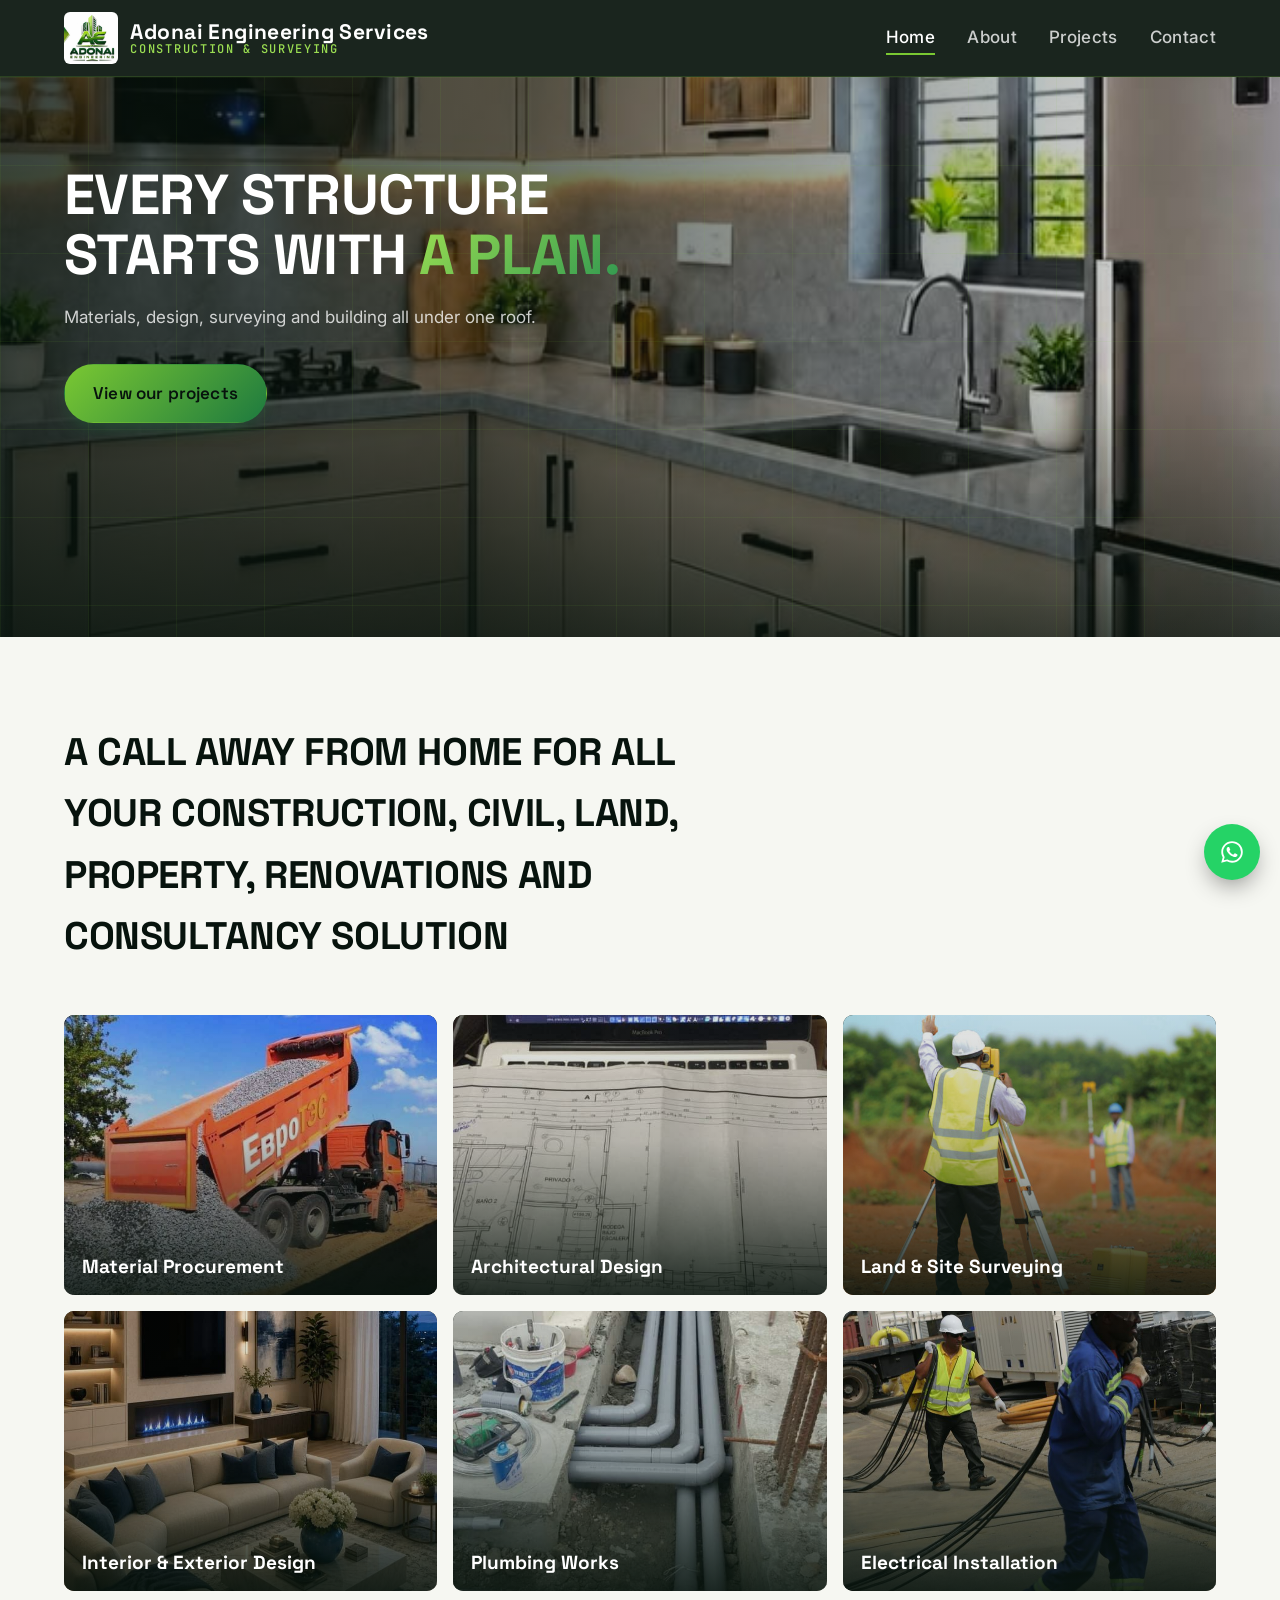
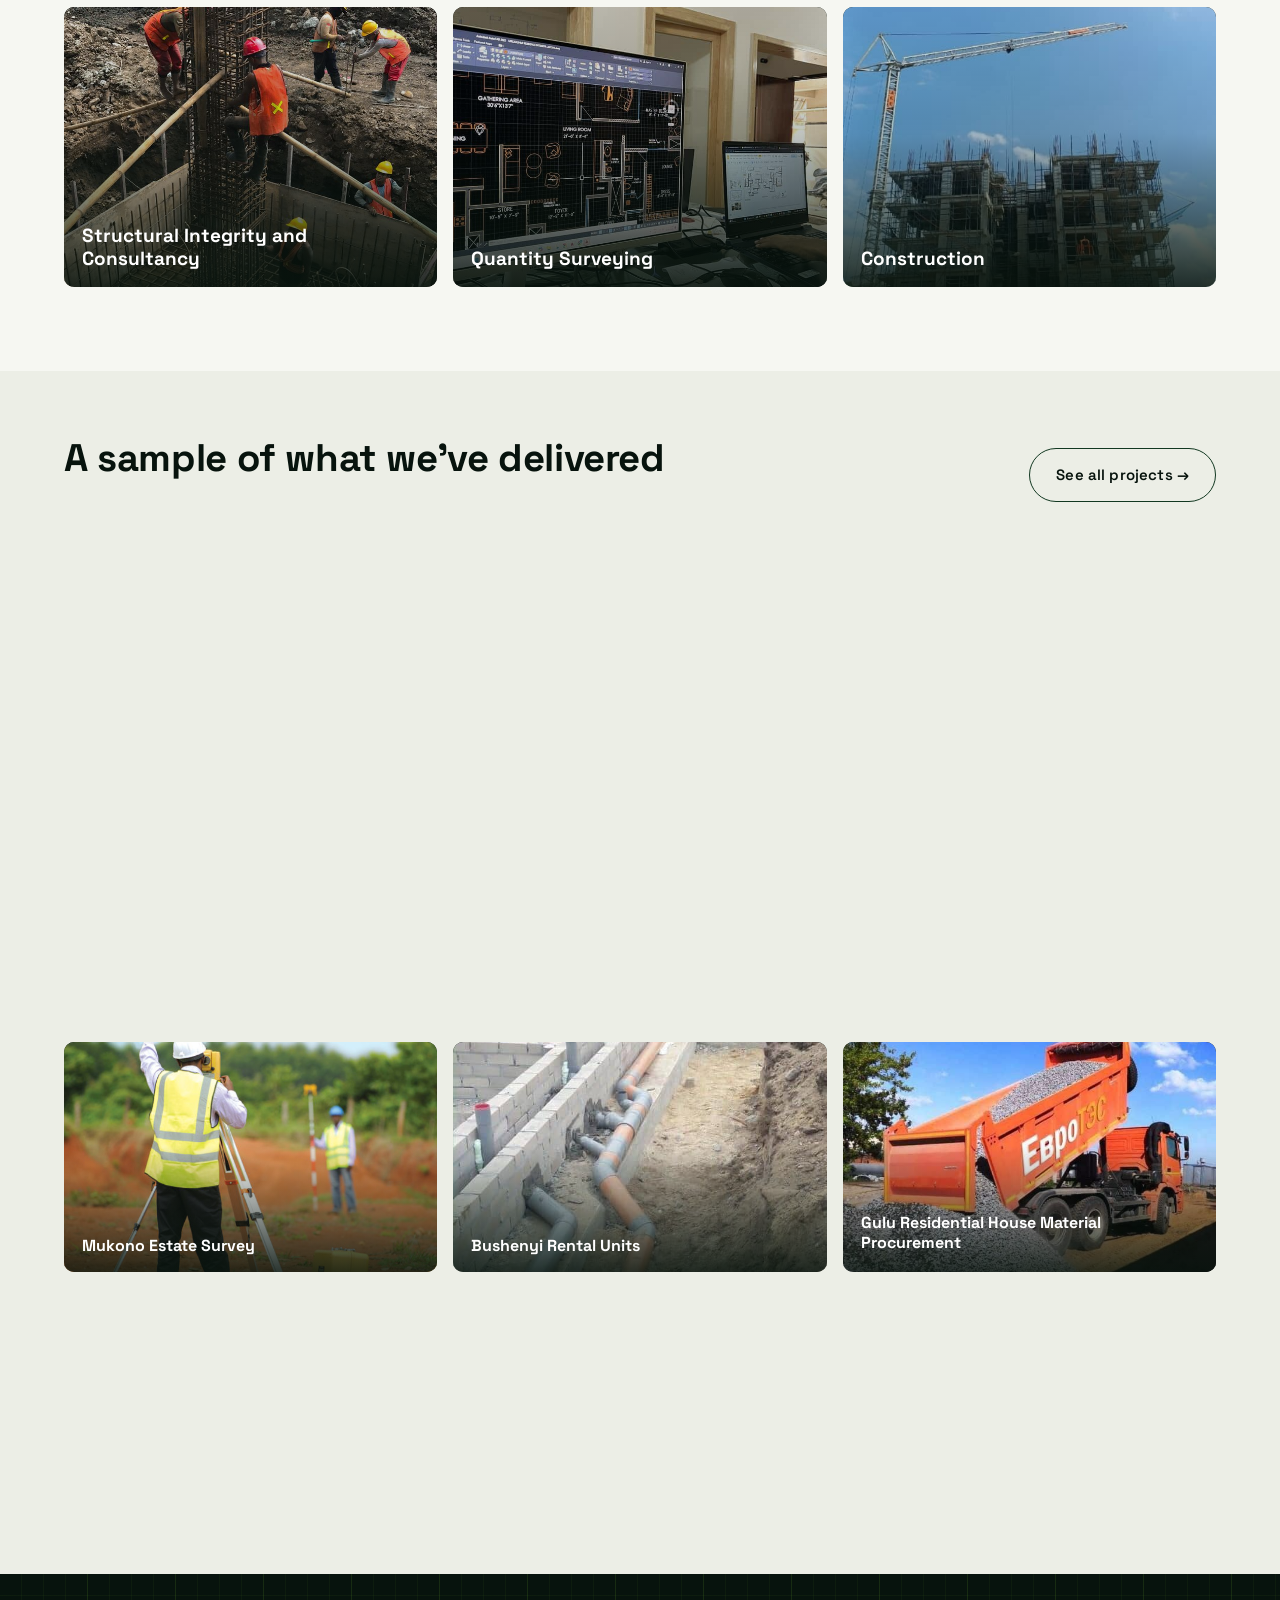
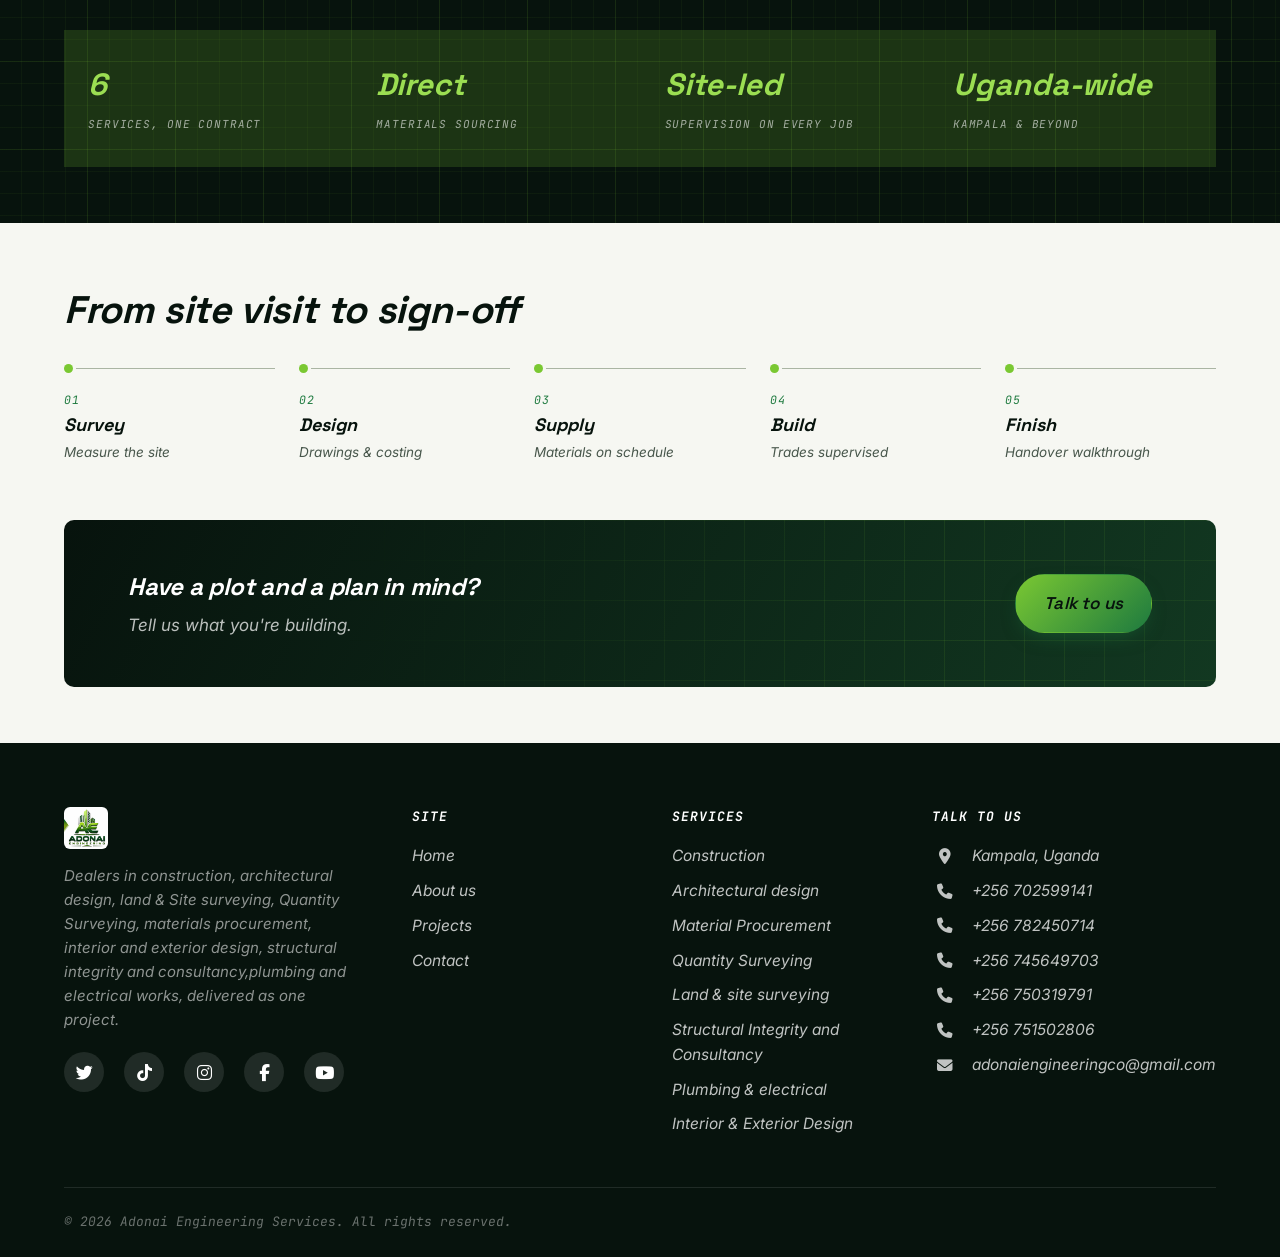
<file: index.html>
<!DOCTYPE html>
<html lang="en">

<head>
    <meta charset="UTF-8">
    <meta name="viewport" content="width=device-width, initial-scale=1.0">
    <title>Adonai Engineering — Construction, Architectural &amp; Surveying Dealers, Uganda</title>
    <meta name="description" content="Adonai Engineering supplies construction and architectural materials and delivers surveying, interior &amp; exterior design, plumbing and electrical works across Uganda.">
    <link rel="icon" href="images/logo-mark.png">
    <link rel="preconnect" href="https://fonts.googleapis.com">
    <link rel="preconnect" href="https://fonts.gstatic.com" crossorigin>
    <link href="https://fonts.googleapis.com/css2?family=Space+Grotesk:wght@500;600;700&family=Inter:wght@400;500;600&family=JetBrains+Mono:wght@400;500&display=swap" rel="stylesheet">
    <link rel="stylesheet" href="https://cdnjs.cloudflare.com/ajax/libs/font-awesome/6.4.0/css/all.min.css">
    <link rel="stylesheet" href="index.css">
</head>

<body>

    <!-- ================= HEADER ================= -->
    <header class="site-header">
        <nav class="nav">
            <a href="index.html" class="brand">
                <img src="images/logo-mark.png" alt="Adonai Engineering logo">
                <span class="brand-text"><strong>Adonai Engineering Services</strong><span>Construction &amp; Surveying</span></span>
            </a>
            <ul class="nav-links" id="navLinks">
                <li><a href="index.html" aria-current="page">Home</a></li>
                <li><a href="about.html">About</a></li>
                <li><a href="projects.html">Projects</a></li>
                <li><a href="contact.html">Contact</a></li>
            </ul>
            <button class="hamburger" id="hamburger" aria-label="Toggle menu" aria-expanded="false">
      <span></span><span></span><span></span>
    </button>
        </nav>
    </header>

    <!-- ================= HERO ================= -->
    <section class="hero blueprint" id="hero">
        <!-- Fading photos: listed in HERO_IMAGES at the top of index.js -->
        <div class="hero-slides" id="heroSlides" aria-hidden="true"></div>
        <div class="hero-shade" aria-hidden="true"></div>

        <div class="container">
            <div class="hero-copy">
                <h1>EVERY STRUCTURE STARTS WITH <em>A PLAN.</em></h1>
                <p class="lead">Materials, design, surveying and building all under one roof.</p>
                <div class="hero-actions">
                    <a href="projects.html" class="btn btn-primary">View our projects</a>
                </div>
            </div>

            <div class="hero-plan" aria-hidden="true">
                <svg viewBox="0 0 300 340" xmlns="http://www.w3.org/2000/svg">
        <line class="plan-line" x1="20" y1="320" x2="280" y2="320" style="animation-delay:.1s"/>
        <rect class="plan-fill" x="95" y="40" width="90" height="280"/>
        <rect class="plan-line" x="95" y="40" width="90" height="280" style="animation-delay:.2s"/>
        <rect class="plan-fill" x="195" y="120" width="55" height="200"/>
        <rect class="plan-line" x="195" y="120" width="55" height="200" style="animation-delay:.5s"/>
        <rect class="plan-fill" x="45" y="170" width="45" height="150"/>
        <rect class="plan-line" x="45" y="170" width="45" height="150" style="animation-delay:.7s"/>
        <g class="plan-line" style="animation-delay:.9s">
          <line x1="110" y1="55" x2="110" y2="305"/>
          <line x1="125" y1="55" x2="125" y2="305"/>
          <line x1="140" y1="55" x2="140" y2="305"/>
          <line x1="155" y1="55" x2="155" y2="305"/>
          <line x1="170" y1="55" x2="170" y2="305"/>
          <line x1="95" y1="70" x2="185" y2="70"/>
          <line x1="95" y1="100" x2="185" y2="100"/>
          <line x1="95" y1="130" x2="185" y2="130"/>
          <line x1="95" y1="160" x2="185" y2="160"/>
          <line x1="95" y1="190" x2="185" y2="190"/>
          <line x1="95" y1="220" x2="185" y2="220"/>
          <line x1="95" y1="250" x2="185" y2="250"/>
          <line x1="95" y1="280" x2="185" y2="280"/>
        </g>
        <line class="plan-dim" x1="95" y1="330" x2="185" y2="330"/>
        <line class="plan-dim" x1="95" y1="325" x2="95" y2="335"/>
        <line class="plan-dim" x1="185" y1="325" x2="185" y2="335"/>
        <text class="plan-label" x="120" y="343">9.0 m</text>
        <text class="plan-label" x="200" y="112">H 24.4m</text>
      </svg>
            </div>
        </div>
    </section>

    <!-- ================= WHAT WE DO (photo tiles → filtered projects) ================= -->
    <section id="services">
        <div class="container">
            <div class="section-head">
                <h2>A CALL AWAY FROM HOME FOR ALL YOUR CONSTRUCTION, CIVIL, LAND, PROPERTY, RENOVATIONS AND CONSULTANCY SOLUTION</h2>

            </div>

            <div class="svc-grid">
                <a class="svc-tile blueprint reveal" href="projects.html?category=Material Procurement">
                    <img src="images/14.jpeg" alt="" loading="lazy" onerror="this.remove()">
                    <span class="svc-shade"></span>
                    <!--<span class="svc-icon"><svg viewBox="0 0 24 24" fill="none" stroke="currentColor" stroke-width="1.8"><path d="M3 21V9l9-6 9 6v12"/><path d="M9 21v-8h6v8"/></svg></span>
      --><span class="svc-body"><strong>Material Procurement</strong><!--<em>View projects →</em></span>-->
                </a>

                <a class="svc-tile blueprint reveal" href="projects.html?category=Architectural Design">
                    <img src="images/36.jpeg" alt="" loading="lazy" onerror="this.remove()">
                    <span class="svc-shade"></span>
                    <!--<span class="svc-icon"><svg viewBox="0 0 24 24" fill="none" stroke="currentColor" stroke-width="1.8"><circle cx="12" cy="12" r="9"/><path d="M12 3v3M12 18v3M3 12h3M18 12h3"/><circle cx="12" cy="12" r="2.2"/></svg></span>
      --><span class="svc-body"><strong>Architectural Design</strong><!--<em>View projects →</em></span>-->
                </a>
                </a>

                <a class="svc-tile blueprint reveal" href="projects.html?category=Surveying">
                    <img src="images/34.jpg" alt="" loading="lazy" onerror="this.remove()">
                    <span class="svc-shade"></span>
                    <!--<span class="svc-icon"><svg viewBox="0 0 24 24" fill="none" stroke="currentColor" stroke-width="1.8"><path d="M4 20l6-14 4 9 3-6 3 11"/><circle cx="4" cy="20" r="1"/></svg></span>
      --><span class="svc-body"><strong>Land &amp; Site Surveying</strong><!--<em>View projects →</em></span>-->
                </a>
                </a>

                <a class="svc-tile blueprint reveal" href="projects.html?category=Interior%20%26%20Exterior">
                    <img src="images/22.jpeg" alt="" loading="lazy" onerror="this.remove()">
                    <span class="svc-shade"></span>
                    <!---- <span class="svc-icon"><svg viewBox="0 0 24 24" fill="none" stroke="currentColor" stroke-width="1.8"><path d="M4 21V10l8-6 8 6v11"/><path d="M9 21v-6h6v6"/><path d="M4 10h16"/></svg></span>
      --><span class="svc-body"><strong>Interior &amp; Exterior Design</strong><!--<em>View projects →</em></span>-->
                </a>
                </a>

                <a class="svc-tile blueprint reveal" href="projects.html?category=Plumbing Works">
                    <img src="images/17.jpeg" alt="" loading="lazy" onerror="this.remove()">
                    <span class="svc-shade"></span>
                    <!--<span class="svc-icon"><svg viewBox="0 0 24 24" fill="none" stroke="currentColor" stroke-width="1.8"><path d="M12 3c3 3.5 5 6.6 5 9.3A5 5 0 0 1 7 12.3C7 9.6 9 6.5 12 3Z"/></svg></span>
      --><span class="svc-body"><strong>Plumbing Works</strong><!--<em>View projects →</em></span>-->
                </a>
                </a>

                <a class="svc-tile blueprint reveal" href="projects.html?category=Electrical Installation">
                    <img src="images/39.jpeg" alt="" loading="lazy" onerror="this.remove()">
                    <span class="svc-shade"></span>
                    <!--<span class="svc-icon"><svg viewBox="0 0 24 24" fill="none" stroke="currentColor" stroke-width="1.8"><path d="M13 2 4 14h6l-1 8 9-12h-6l1-8Z"/></svg></span>
      --><span class="svc-body"><strong>Electrical Installation</strong><!--<em>View projects →</em></span>-->
                </a>
                </a>

                <a class="svc-tile blueprint reveal" href="projects.html?category=Structural Integrity and Consultancy">
                    <img src="images/32.jpeg" alt="" loading="lazy" onerror="this.remove()">
                    <span class="svc-shade"></span>
                    <!--<span class="svc-icon"><svg viewBox="0 0 24 24" fill="none" stroke="currentColor" stroke-width="1.8"><path d="M13 2 4 14h6l-1 8 9-12h-6l1-8Z"/></svg></span>
      --><span class="svc-body"><strong>Structural Integrity and Consultancy</strong><!--<em>View projects →</em></span>-->
                </a>
                </a>

                <a class="svc-tile blueprint reveal" href="projects.html?category=Quantity Surveying">
                    <img src="images/33.jpeg" alt="" loading="lazy" onerror="this.remove()">
                    <span class="svc-shade"></span>
                    <!--<span class="svc-icon"><svg viewBox="0 0 24 24" fill="none" stroke="currentColor" stroke-width="1.8"><path d="M13 2 4 14h6l-1 8 9-12h-6l1-8Z"/></svg></span>
      --><span class="svc-body"><strong>Quantity Surveying</strong><!--<em>View projects →</em></span>-->
                </a>
                </a>

                <a class="svc-tile blueprint reveal" href="projects.html?category=Construction">
                    <img src="images/12.jpeg" alt="" loading="lazy" onerror="this.remove()">
                    <span class="svc-shade"></span>
                    <!--<span class="svc-icon"><svg viewBox="0 0 24 24" fill="none" stroke="currentColor" stroke-width="1.8"><path d="M13 2 4 14h6l-1 8 9-12h-6l1-8Z"/></svg></span>
      --><span class="svc-body"><strong>Construction</strong><!--<em>View projects →</em></span>-->
                </a>
                </a>
            </div>
        </div>
    </section>

    <!-- ================= RECENT WORK (photo grid) ================= -->
    <section class="section-tight" style="background:var(--paper-dim);">
        <div class="container">
            <div class="section-head" style="display:flex; justify-content:space-between; align-items:flex-end; gap:20px; flex-wrap:wrap; max-width:none;">
                <h2>A sample of what we've delivered</h2>
                <a href="projects.html" class="btn btn-outline-dark">See all projects →</a>
            </div>

            <div class="bento">
                <a class="bento-item lg blueprint reveal" href="projects.html?category=Construction">
                    <img src="images/5.jpeg" alt="Kololo Hillside Residence" loading="lazy" onerror="this.remove()">
                    <span class="bento-shade"></span>
                    <span class="bento-cap"><b>Kololo Hillside Residence</b></span>
                </a>
                <a class="bento-item blueprint reveal" href="projects.html?category=Construction">
                    <img src="images/2.jpeg" alt="Mbarara Apartments" loading="lazy" onerror="this.remove()">
                    <span class="bento-shade"></span>
                    <span class="bento-cap"><b>Mbarara Apartments</b></span>
                </a>
                <a class="bento-item blueprint reveal" href="projects.html?category=Interior%20%26%20Exterior">
                    <img src="images/25.jpeg" alt="Ntinda Apartments" loading="lazy" onerror="this.remove()">
                    <span class="bento-shade"></span>
                    <span class="bento-cap"><b>Ntinda Apartments</b></span>
                </a>
                <a class="bento-item blueprint reveal" href="projects.html?category=Surveying">
                    <img src="images/34.jpg" alt="Mukono Estate Land Survey" loading="lazy" onerror="this.remove()">
                    <span class="bento-shade"></span>
                    <span class="bento-cap"><b>Mukono Estate Survey</b></span>
                </a>
                <a class="bento-item blueprint reveal" href="projects.html?category=Plumbing Works">
                    <img src="images/16.jpeg" alt="Wakiso Family House" loading="lazy" onerror="this.remove()">
                    <span class="bento-shade"></span>
                    <span class="bento-cap"><b>Bushenyi Rental Units</b></span>
                </a>
                <a class="bento-item blueprint reveal" href="projects.html?category=Material Procurement">
                    <img src="images/14.jpeg" alt="Bushenyi Rental Units" loading="lazy" onerror="this.remove()">
                    <span class="bento-shade"></span>
                    <span class="bento-cap"><b>Gulu Residential House Material Procurement</b><i></span>
                </a>
            </div>
        </div>
    </section>

    <!-- ================= STATS ================= -->
    <section class="blueprint on-dark section-tight">
        <div class="container">
            <div class="stats-strip">
                <div class="stat reveal"><b>6</b><span>Services, one contract</span></div>
                <div class="stat reveal"><b>Direct</b><span>Materials sourcing</span></div>
                <div class="stat reveal"><b>Site-led</b><span>Supervision on every job</span></div>
                <div class="stat reveal"><b>Uganda-wide</b><span>Kampala &amp; beyond</span></div>
            </div>
        </div>
    </section>

    <!-- ================= HOW WE WORK (short) ================= -->
    <section class="section-tight">
        <div class="container">
            <div class="section-head" style="margin-bottom:28px;">
                <h2>From site visit to sign-off</h2>
            </div>
            <ol class="steps">
                <li class="reveal"><span class="step-no">01</span><b>Survey</b><small>Measure the site</small></li>
                <li class="reveal"><span class="step-no">02</span><b>Design</b><small>Drawings &amp; costing</small></li>
                <li class="reveal"><span class="step-no">03</span><b>Supply</b><small>Materials on schedule</small></li>
                <li class="reveal"><span class="step-no">04</span><b>Build</b><small>Trades supervised</small></li>
                <li class="reveal"><span class="step-no">05</span><b>Finish</b><small>Handover walkthrough</small></li>
            </ol>
        </div>
    </section>

    <!-- ================= CTA ================= -->
    <section class="section-tight" style="padding-top:0;">
        <div class="container">
            <div class="cta-band">
                <div>
                    <h3>Have a plot and a plan in mind?</h3>
                    <p>Tell us what you're building.</p>
                </div>
                <a href="contact.html" class="btn btn-primary">Talk to us</a>
            </div>
        </div>
    </section>

    <!-- ================= FOOTER ================= -->
    <footer class="site-footer">
        <div class="container">
            <div class="footer-grid">
                <div class="footer-brand">
                    <img src="images/logo-mark.png" alt="Adonai Engineering logo">
                    <p>Dealers in construction, architectural design, land &amp; Site surveying, Quantity Surveying, materials procurement, interior and exterior design, structural integrity and consultancy,plumbing and electrical works, delivered as one
                        project.
                    </p>
                    <div class="social-icons">
                        <a href="#" aria-label="Twitter"><i class="fab fa-twitter"></i></a>
                        <a href="https://www.tiktok.com/@mukalazi148?_r=1&_t=ZS-9APeQ86d8cP" target="_blank" aria-label="TikTok"><i class="fab fa-tiktok"></i></a>
                        <a href="https://www.instagram.com/adonai_engineering?psln=amt0YXB2a3R2MTI0" target="_blank" aria-label="Instagram"><i class="fab fa-instagram"></i></a>
                        <a href="https://www.facebook.com/share/1DyAzKLe6d/" target="_blank" aria-label="Facebook"><i class="fab fa-facebook-f"></i></a>
                        <a href="#" aria-label="YouTube"><i class="fab fa-youtube"></i></a>
                    </div>
                </div>
                <div class="footer-col">
                    <h4>Site</h4>
                    <ul>
                        <li><a href="index.html">Home</a></li>
                        <li><a href="about.html">About us</a></li>
                        <li><a href="projects.html">Projects</a></li>
                        <li><a href="contact.html">Contact</a></li>
                    </ul>
                </div>
                <div class="footer-col">
                    <h4>Services</h4>
                    <ul>
                        <li>Construction</li>
                        <li>Architectural design</li>
                        <li>Material Procurement</li>
                        <li>Quantity Surveying</li>
                        <li>Land &amp; site surveying</li>
                        <li>Structural Integrity and Consultancy</li>
                        <li>Plumbing &amp; electrical</li>
                        <li>Interior &amp; Exterior Design</li>
                    </ul>
                </div>
                <div class="footer-col">
                    <h4>Talk to us</h4>
                    <ul class="contact-info">
                        <li><i class="fas fa-map-marker-alt"></i> Kampala, Uganda</li>
                        <li><i class="fas fa-phone"></i> <a href="tel:+256702599141">+256 702599141</a></li>
                        <li><i class="fas fa-phone"></i> <a href="tel:+256782450714">+256 782450714</a></li>
                        <li><i class="fas fa-phone"></i> <a href="tel:+256745649703">+256 745649703</a></li>
                        <li><i class="fas fa-phone"></i> <a href="tel:+256750319791">+256 750319791</a></li>
                        <li><i class="fas fa-phone"></i> <a href="tel:+256751502806">+256 751502806</a></li>
                        <li><i class="fas fa-envelope"></i> <a href="mailto:adonaiengineeringco@gmail.com">adonaiengineeringco@gmail.com</a></li>
                    </ul>
                </div>
            </div>
            <div class="footer-bottom">
                <span>© <span id="year"></span> Adonai Engineering Services. All rights reserved.</span>
                <!--<span>Site plan drawn in Kampala, Uganda</span>-->
            </div>
        </div>
    </footer>

    <!-- Floating WhatsApp button -->
    <a class="wa-float" href="https://wa.me/256745649703" target="_blank" rel="noopener" aria-label="Chat with us on WhatsApp">
        <svg viewBox="0 0 24 24" fill="currentColor" width="26" height="26"><path d="M12.04 2C6.58 2 2.13 6.45 2.13 11.91c0 1.75.46 3.45 1.32 4.95L2.05 22l5.25-1.38a9.9 9.9 0 0 0 4.74 1.21h.01c5.46 0 9.91-4.45 9.91-9.91 0-2.65-1.03-5.14-2.9-7.01A9.82 9.82 0 0 0 12.04 2Zm0 18.15h-.01a8.2 8.2 0 0 1-4.18-1.15l-.3-.18-3.12.82.83-3.04-.2-.31a8.2 8.2 0 0 1-1.26-4.38c0-4.54 3.7-8.23 8.24-8.23 2.2 0 4.27.86 5.82 2.42a8.18 8.18 0 0 1 2.41 5.82c0 4.54-3.7 8.23-8.23 8.23Zm4.52-6.16c-.25-.12-1.47-.72-1.69-.81-.23-.08-.39-.12-.56.12-.16.25-.64.81-.78.97-.14.17-.29.19-.54.06-.25-.12-1.05-.39-2-1.23-.74-.66-1.23-1.47-1.38-1.72-.14-.25-.02-.38.11-.5.11-.11.25-.29.37-.43.12-.14.16-.25.25-.41.08-.17.04-.31-.02-.43-.06-.12-.56-1.34-.76-1.84-.2-.48-.4-.42-.56-.43h-.48c-.17 0-.43.06-.66.31-.22.25-.86.85-.86 2.07 0 1.22.89 2.4 1.01 2.56.12.17 1.75 2.67 4.23 3.74.59.26 1.05.41 1.41.52.59.19 1.13.16 1.56.1.48-.07 1.47-.6 1.67-1.18.21-.58.21-1.07.14-1.18-.06-.1-.22-.16-.47-.28Z"/></svg>
    </a>

    <script src="index.js"></script>
</body>

</html>
</file>
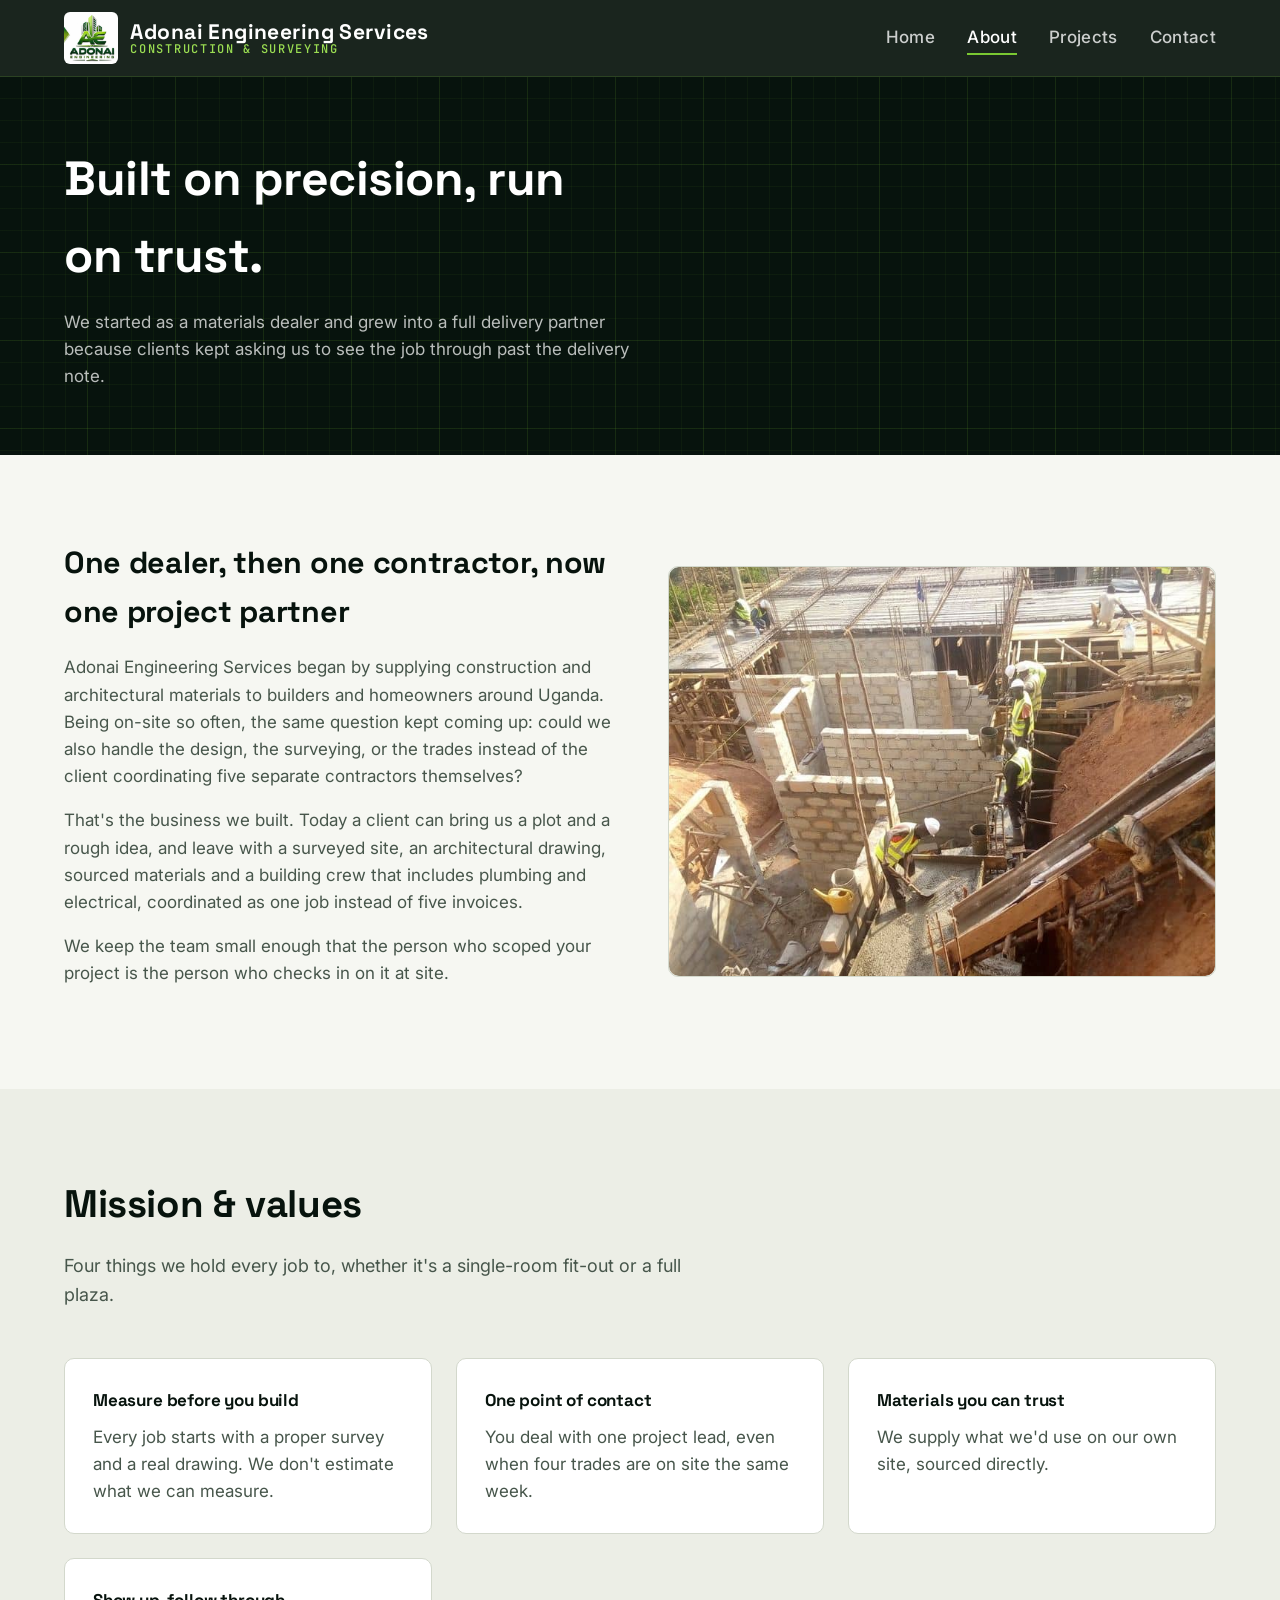
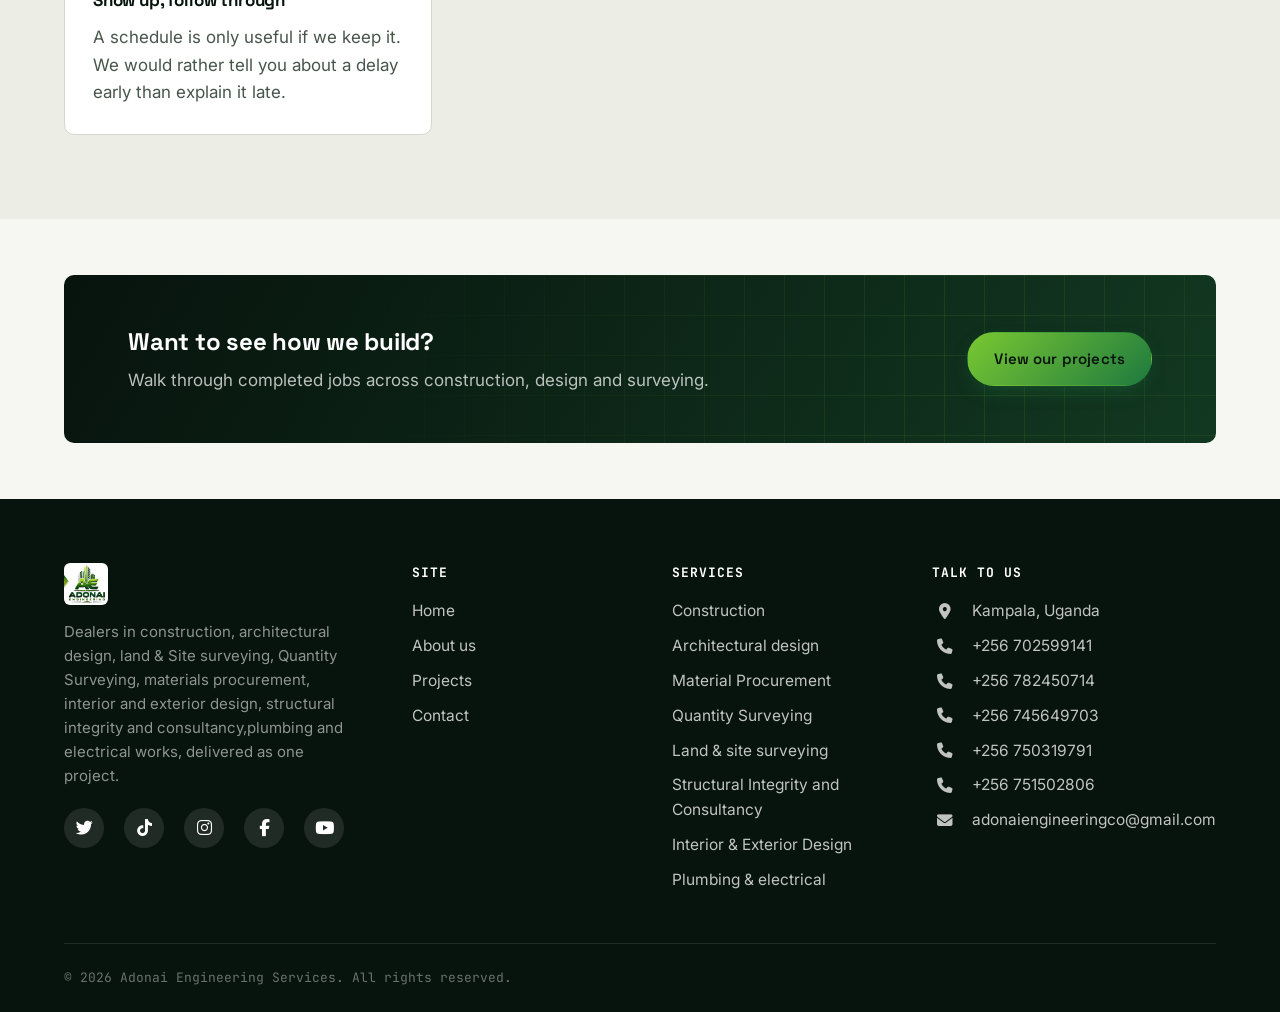
<file: about.html>
<!DOCTYPE html>
<html lang="en">

<head>
    <meta charset="UTF-8">
    <meta name="viewport" content="width=device-width, initial-scale=1.0">
    <title>About Us — Adonai Engineering</title>
    <meta name="description" content="Adonai Engineering is a Ugandan dealer in construction and architectural materials, delivering surveying, design, plumbing and electrical works.">
    <link rel="icon" href="images/logo-mark.png">
    <link rel="preconnect" href="https://fonts.googleapis.com">
    <link rel="preconnect" href="https://fonts.gstatic.com" crossorigin>
    <link href="https://fonts.googleapis.com/css2?family=Space+Grotesk:wght@500;600;700&family=Inter:wght@400;500;600&family=JetBrains+Mono:wght@400;500&display=swap" rel="stylesheet">
    <link rel="stylesheet" href="https://cdnjs.cloudflare.com/ajax/libs/font-awesome/6.4.0/css/all.min.css">

    <link rel="stylesheet" href="about.css">
</head>

<body>

    <!-- ================= HEADER ================= -->
    <header class="site-header">
        <nav class="nav">
            <a href="index.html" class="brand">
                <img src="images/logo-mark.png" alt="Adonai Engineering logo">
                <span class="brand-text"><strong>Adonai Engineering Services</strong><span>Construction &amp; Surveying</span></span>
            </a>
            <ul class="nav-links" id="navLinks">
                <li><a href="index.html">Home</a></li>
                <li><a href="about.html" aria-current="page">About</a></li>
                <li><a href="projects.html">Projects</a></li>
                <li><a href="contact.html">Contact</a></li>
            </ul>
            <button class="hamburger" id="hamburger" aria-label="Toggle menu" aria-expanded="false">
                <span></span><span></span><span></span>
            </button>
        </nav>
    </header>

    <!-- ================= PAGE BANNER ================= -->
    <section class="page-banner blueprint">
        <div class="container">
            <!----
            <div class="dim-rule"><span>About Adonai Engineering</span></div>-->
            <h1>Built on precision, run on trust.</h1>
            <p class="lead">We started as a materials dealer and grew into a full delivery partner because clients kept asking us to see the job through past the delivery note.</p>
        </div>
    </section>

    <!-- ================= STORY ================= -->
    <section>
        <div class="container">
            <div class="split">
                <div class="reveal">

                    <h2 style="margin-bottom:18px; font-size:1.9rem;">One dealer, then one contractor, now one project partner</h2>
                    <p style="color:var(--ink-soft); margin-bottom:16px;">Adonai Engineering Services began by supplying construction and architectural materials to builders and homeowners around Uganda. Being on-site so often, the same question kept coming up: could we also handle the design, the surveying,
                        or the trades instead of the client coordinating five separate contractors themselves?</p>
                    <p style="color:var(--ink-soft); margin-bottom:16px;">That's the business we built. Today a client can bring us a plot and a rough idea, and leave with a surveyed site, an architectural drawing, sourced materials and a building crew that includes plumbing and electrical, coordinated as
                        one job instead of five invoices.</p>
                    <p style="color:var(--ink-soft);">We keep the team small enough that the person who scoped your project is the person who checks in on it at site.</p>
                </div>
                <div class="photo-frame blueprint reveal" style="display:flex; align-items:center; justify-content:center;">
                    <img src="images/10.jpeg" alt="Adonai Engineering team on site" style="position:absolute; inset:0; width:100%; height:100%; object-fit:cover;" onerror="this.hidden=true; this.nextElementSibling.hidden=false;">
                    <div hidden style="color:var(--lime-400); font-family:var(--font-mono); font-size:12px; text-align:center; padding:20px; letter-spacing:0.06em;">

                    </div>
                    <!--<span class="photo-tag">Adonai Engineering</span>-->
                </div>
            </div>
        </div>
    </section>

    <!-- ================= MISSION / VALUES ================= -->
    <section style="background:var(--paper-dim);">
        <div class="container">
            <!----
            <div class="dim-rule"><span>What guides the work</span></div>-->
            <div class="section-head">
                <h2>Mission &amp; values</h2>
                <p>Four things we hold every job to, whether it's a single-room fit-out or a full plaza.</p>
            </div>
            <div class="card-grid">
                <div class="value-card reveal">
                    <h3>Measure before you build</h3>
                    <p>Every job starts with a proper survey and a real drawing. We don't estimate what we can measure.</p>
                </div>
                <div class="value-card reveal">
                    <h3>One point of contact</h3>
                    <p>You deal with one project lead, even when four trades are on site the same week.</p>
                </div>
                <div class="value-card reveal">
                    <h3>Materials you can trust</h3>
                    <p>We supply what we'd use on our own site, sourced directly.</p>
                </div>
                <div class="value-card reveal">
                    <h3>Show up, follow through</h3>
                    <p>A schedule is only useful if we keep it. We would rather tell you about a delay early than explain it late.</p>
                </div>
            </div>
        </div>
    </section>

    <!-- ================= TEAM ================= -->
    <!--<section>
    <div class="container">
        <div class="dim-rule"><span>Who you'll work with</span></div>
        <div class="section-head">
            <h2>A team across the disciplines you need</h2>
            <p>Add real names and headshots here as your team grows — the layout is ready.</p>
        </div>
        <div class="team-grid">
            <div class="team-card reveal">
                <div class="team-photo">Project Lead</div>
                <h4>Site &amp; Project Management</h4>
                <span>Coordinates every trade on site</span>
            </div>
            <div class="team-card reveal">
                <div class="team-photo">Architect</div>
                <h4>Architectural Design</h4>
                <span>Concept through working drawings</span>
            </div>
            <div class="team-card reveal">
                <div class="team-photo">Surveyor</div>
                <h4>Land &amp; Quantity Surveying</h4>
                <span>Boundaries, topography, take-offs</span>
            </div>
            <div class="team-card reveal">
                <div class="team-photo">Technicians</div>
                <h4>Plumbing &amp; Electrical</h4>
                <span>Installation to code, signed off</span>
            </div>
        </div>
    </div>
    </section>-->

    <!-- ================= CTA ================= -->
    <section class="section-tight">
        <div class="container">
            <div class="cta-band">
                <div>
                    <h3>Want to see how we build?</h3>
                    <p>Walk through completed jobs across construction, design and surveying.</p>
                </div>
                <a href="projects.html" class="btn btn-primary">View our projects</a>
            </div>
        </div>
    </section>

    <!-- ================= FOOTER ================= -->
    <footer class="site-footer">
        <div class="container">
            <div class="footer-grid">
                <div class="footer-brand">
                    <img src="images/logo-mark.png" alt="Adonai Engineering logo">
                    <p>Dealers in construction, architectural design, land &amp; Site surveying, Quantity Surveying, materials procurement, interior and exterior design, structural integrity and consultancy,plumbing and electrical works, delivered as one
                        project.
                    </p>
                    <div class="social-icons">
                        <a href="#" aria-label="Twitter"><i class="fab fa-twitter"></i></a>
                        <a href="https://www.tiktok.com/@mukalazi148?_r=1&_t=ZS-9APeQ86d8cP" target="_blank" aria-label="TikTok"><i class="fab fa-tiktok"></i></a>
                        <a href="https://www.instagram.com/adonai_engineering?psln=amt0YXB2a3R2MTI0" target="_blank" aria-label="Instagram"><i class="fab fa-instagram"></i></a>
                        <a href="https://www.facebook.com/share/1DyAzKLe6d/" target="_blank" aria-label="Facebook"><i class="fab fa-facebook-f"></i></a>
                        <a href="#" aria-label="YouTube"><i class="fab fa-youtube"></i></a>
                    </div>
                </div>

                <div class="footer-col">
                    <h4>Site</h4>
                    <ul>
                        <li><a href="index.html">Home</a></li>
                        <li><a href="about.html">About us</a></li>
                        <li><a href="projects.html">Projects</a></li>
                        <li><a href="contact.html">Contact</a></li>
                    </ul>
                </div>
                <div class="footer-col">
                    <h4>Services</h4>
                    <ul>
                        <li>Construction</li>
                        <li>Architectural design</li>
                        <li>Material Procurement</li>
                        <li>Quantity Surveying</li>
                        <li>Land &amp; site surveying</li>
                        <li>Structural Integrity and Consultancy</li>
                        <li>Interior &amp; Exterior Design</li>
                        <li>Plumbing &amp; electrical</li>
                    </ul>
                </div>
                <div class="footer-col">
                    <h4>Talk to us</h4>
                    <ul class="contact-info">
                        <li><i class="fas fa-map-marker-alt"></i> Kampala, Uganda</li>
                        <li><i class="fas fa-phone"></i> <a href="tel:+256702599141">+256 702599141</a></li>
                        <li><i class="fas fa-phone"></i> <a href="tel:+256782450714">+256 782450714</a></li>
                        <li><i class="fas fa-phone"></i> <a href="tel:+256745649703">+256 745649703</a></li>
                        <li><i class="fas fa-phone"></i> <a href="tel:+256750319791">+256 750319791</a></li>
                        <li><i class="fas fa-phone"></i> <a href="tel:+256751502806">+256 751502806</a></li>
                        <li><i class="fas fa-envelope"></i> <a href="mailto:adonaiengineeringco@gmail.com">adonaiengineeringco@gmail.com</a></li>
                    </ul>
                </div>
            </div>
            <div class="footer-bottom">
                <span>© <span id="year"></span> Adonai Engineering Services. All rights reserved.</span>
                <!--<span>Site plan drawn in Kampala, Uganda</span>-->
            </div>
        </div>
    </footer>

    <script src="about.js"></script>
</body>

</html>
</file>
<file: index.css>
/* ==========================================================================
   ADONAI ENGINEERING — Home page styles
   Concept: the site plan. Every page reads like a page out of a site
   drawing set — blueprint grid, dimension lines instead of decoration,
   a stamped "approved" mark standing in for the primary call to action.
   ========================================================================== */

:root {
  /* Color — pulled from the logo's tower/foliage gradient */
  --paper: #f6f7f2;
  --paper-dim: #eceee6;
  --card: #ffffff;
  --ink: #0e1d14;
  --ink-soft: #47564b;
  --ink-faint: #7c8a7e;
  --forest-950: #07130d;
  --forest-900: #0c2117;
  --forest-800: #123821;
  --forest-700: #1a4a2b;
  --green-600: #1e7a3f;
  --green-500: #2f9750;
  --lime-500: #7ac832;
  --lime-400: #9bde52;
  --line: #d3d8cc;
  --line-strong: #aab5a3;
  --white: #ffffff;
  --danger: #b3402a;

  /* Type */
  --font-display: "Space Grotesk", "Arial Narrow", sans-serif;
  --font-body: "Inter", -apple-system, BlinkMacSystemFont, sans-serif;
  --font-mono: "JetBrains Mono", "Courier New", monospace;

  /* Rhythm */
  --edge: clamp(20px, 5vw, 64px);
  --radius-sm: 4px;
  --radius-md: 10px;
  --maxw: 1280px;

  --ease: cubic-bezier(.16,.84,.44,1);
}

* { box-sizing: border-box; }
html { scroll-behavior: smooth; }
@media (prefers-reduced-motion: reduce) {
  html { scroll-behavior: auto; }
  *, *::before, *::after { animation-duration: 0.001ms !important; animation-iteration-count: 1 !important; transition-duration: 0.001ms !important; scroll-behavior: auto !important; }
}

body {
  margin: 0;
  background: var(--paper);
  color: var(--ink);
  font-family: var(--font-body);
  font-size: 17px;
  line-height: 1.6;
  -webkit-font-smoothing: antialiased;
}

img { max-width: 100%; display: block; }
a { color: inherit; text-decoration: none; }
ul { margin: 0; padding: 0; list-style: none; }
button { font-family: inherit; cursor: pointer; }
h1, h2, h3, h4 {
  font-family: var(--font-display);
  color: var(--forest-950);
  margin: 0;
  letter-spacing: -0.01em;
}

:focus-visible {
  outline: 2px solid var(--lime-500);
  outline-offset: 3px;
}

.container {
  max-width: var(--maxw);
  margin: 0 auto;
  padding-left: var(--edge);
  padding-right: var(--edge);
}

/* Blueprint grid background — the signature texture used sparingly on
   dark sections to keep the "drawing sheet" concept alive */
.blueprint {
  background-color: var(--forest-950);
  background-image:
    linear-gradient(rgba(122,200,50,0.09) 1px, transparent 1px),
    linear-gradient(90deg, rgba(122,200,50,0.09) 1px, transparent 1px),
    linear-gradient(rgba(122,200,50,0.05) 1px, transparent 1px),
    linear-gradient(90deg, rgba(122,200,50,0.05) 1px, transparent 1px);
  background-size: 88px 88px, 88px 88px, 22px 22px, 22px 22px;
  background-position: -1px -1px;
}

/* Dimension-line divider: a section break drawn the way a surveyor
   marks a boundary, with a coordinate-style label instead of a plain hr */
.dim-rule {
  display: flex;
  align-items: center;
  gap: 12px;
  color: var(--ink-faint);
  font-family: var(--font-mono);
  font-size: 12px;
  letter-spacing: 0.08em;
  text-transform: uppercase;
  margin: 0 0 28px;
}
.dim-rule::before,
.dim-rule::after {
  content: "";
  height: 1px;
  background: var(--line-strong);
  flex: 0 0 18px;
}
.dim-rule::after { flex: 1 1 auto; }
.dim-rule span::before,
.dim-rule span::after { content: "|"; opacity: .5; margin: 0 6px; }

/* ---------- Buttons: styled like a stamped site-approval mark ---------- */
.btn {
  display: inline-flex;
  align-items: center;
  gap: 10px;
  padding: 14px 26px;
  border-radius: 999px;
  font-family: var(--font-display);
  font-weight: 600;
  font-size: 15px;
  letter-spacing: 0.01em;
  border: 1.5px solid transparent;
  transition: transform .25s var(--ease), box-shadow .25s var(--ease), background .25s var(--ease), color .25s var(--ease);
}
.btn-primary {
  background: linear-gradient(135deg, var(--lime-500), var(--green-600));
  color: var(--forest-950);
  box-shadow: 0 8px 20px -8px rgba(30,122,63,0.55);
}
.btn-primary:hover { transform: translateY(-2px) rotate(-1deg); box-shadow: 0 12px 26px -8px rgba(30,122,63,0.6); }
.btn-ghost {
  background: transparent;
  border-color: rgba(255,255,255,0.35);
  color: var(--white);
}
.btn-ghost:hover { border-color: var(--lime-400); color: var(--lime-400); }
.btn-outline-dark {
  background: transparent;
  border-color: var(--forest-800);
  color: var(--forest-950);
}
.btn-outline-dark:hover { background: var(--forest-950); color: var(--white); }
.btn-block { width: 100%; justify-content: center; }

/* ==========================================================================
   HEADER / NAV
   ========================================================================== */
.site-header {
  position: sticky;
  top: 0;
  z-index: 100;
  background: rgba(7,19,13,0.92);
  backdrop-filter: blur(10px);
  border-bottom: 1px solid rgba(122,200,50,0.18);
}
.nav {
  max-width: var(--maxw);
  margin: 0 auto;
  padding: 12px var(--edge);
  display: flex;
  align-items: center;
  justify-content: space-between;
}
.brand {
  display: flex;
  align-items: center;
  gap: 12px;
}
.brand img { height: 46px; width: auto; border-radius: 6px; }
.brand-text {
  display: flex;
  flex-direction: column;
  line-height: 1.1;
}
.brand-text strong {
  font-family: var(--font-display);
  color: var(--white);
  font-size: 17px;
  letter-spacing: 0.02em;
}
.brand-text span {
  font-family: var(--font-mono);
  font-size: 10px;
  color: var(--lime-400);
  letter-spacing: 0.14em;
  text-transform: uppercase;
}
.nav-links {
  display: flex;
  align-items: center;
  gap: 32px;
}
.nav-links a {
  color: rgba(255,255,255,0.78);
  font-size: 14px;
  font-weight: 500;
  letter-spacing: 0.02em;
  position: relative;
  padding: 6px 0;
}
.nav-links a::after {
  content: "";
  position: absolute;
  left: 0; bottom: 0;
  width: 0%; height: 2px;
  background: var(--lime-500);
  transition: width .25s var(--ease);
}
.nav-links a:hover::after,
.nav-links a[aria-current="page"]::after { width: 100%; }
.nav-links a[aria-current="page"] { color: var(--white); }
.nav-cta { display: flex; align-items: center; gap: 18px; }
.nav-phone {
  font-family: var(--font-mono);
  font-size: 13px;
  color: var(--lime-400);
  display: none;
}
.hamburger {
  display: none;
  flex-direction: column;
  gap: 5px;
  background: none;
  border: none;
  padding: 8px;
}
.hamburger span { width: 24px; height: 2px; background: var(--white); transition: transform .25s var(--ease), opacity .25s var(--ease); }
.hamburger.open span:nth-child(1) { transform: translateY(7px) rotate(45deg); }
.hamburger.open span:nth-child(2) { opacity: 0; }
.hamburger.open span:nth-child(3) { transform: translateY(-7px) rotate(-45deg); }

@media (min-width: 900px) {
  .nav-phone { display: inline-block; }
}

@media (max-width: 899px) {
  .nav-links {
    position: fixed;
    inset: 66px 0 0 0;
    background: var(--forest-950);
    flex-direction: column;
    align-items: flex-start;
    padding: 28px var(--edge);
    gap: 22px;
    transform: translateX(100%);
    transition: transform .35s var(--ease);
  }
  .nav-links.open { transform: translateX(0); }
  .nav-links a { font-size: 20px; }
  .hamburger { display: flex; }
  .nav-cta .btn-ghost { display: none; }
}

/* ==========================================================================
   HERO
   ========================================================================== */
.hero {
  position: relative;
  color: var(--white);
  overflow: hidden;
  padding: 88px 0 72px;
}
.hero .container {
  display: grid;
  grid-template-columns: 1.1fr 0.9fr;
  gap: 48px;
  align-items: center;
  position: relative;
  z-index: 2;
}
.hero-eyebrow {
  font-family: var(--font-mono);
  font-size: 12px;
  letter-spacing: 0.16em;
  text-transform: uppercase;
  color: var(--lime-400);
  display: flex;
  align-items: center;
  gap: 10px;
  margin-bottom: 18px;
}
.hero-eyebrow::before { content: ""; width: 26px; height: 1px; background: var(--lime-400); }
.hero h1 {
  color: var(--white);
  font-size: clamp(2.2rem, 4.4vw, 3.6rem);
  line-height: 1.06;
  margin-bottom: 20px;
}
.hero h1 em {
  font-style: normal;
  background: linear-gradient(135deg, var(--lime-400), var(--green-500));
  -webkit-background-clip: text;
  background-clip: text;
  color: transparent;
}
.hero p.lead {
  color: rgba(255,255,255,0.78);
  font-size: 17px;
  max-width: 46ch;
  margin-bottom: 32px;
}
.hero-actions { display: flex; gap: 14px; flex-wrap: wrap; margin-bottom: 40px; }
.hero-specs {
  display: flex;
  gap: 28px;
  flex-wrap: wrap;
  font-family: var(--font-mono);
  font-size: 12px;
  color: rgba(255,255,255,0.55);
  border-top: 1px solid rgba(255,255,255,0.14);
  padding-top: 20px;
}
.hero-specs b { display: block; color: var(--white); font-family: var(--font-display); font-size: 20px; margin-bottom: 2px; }

/* Blueprint drawing of the tower — the signature moment */
.hero-plan {
  position: relative;
  display: flex;
  align-items: center;
  justify-content: center;
}
.hero-plan svg { width: 100%; height: auto; max-width: 420px; }
.plan-line {
  fill: none;
  stroke: var(--lime-400);
  stroke-width: 1.4;
  stroke-linecap: round;
  stroke-linejoin: round;
  stroke-dasharray: 900;
  stroke-dashoffset: 900;
  animation: draw 2.6s var(--ease) forwards;
}
.plan-fill {
  fill: rgba(122,200,50,0.08);
  opacity: 0;
  animation: fadein 1s ease forwards 1.4s;
}
.plan-dim { stroke: rgba(255,255,255,0.3); stroke-width: 1; stroke-dasharray: 3 3; opacity: 0; animation: fadein .8s ease forwards 2s; }
.plan-label { font-family: var(--font-mono); font-size: 7px; fill: rgba(255,255,255,0.55); opacity: 0; animation: fadein .8s ease forwards 2.2s; }
@keyframes draw { to { stroke-dashoffset: 0; } }
@keyframes fadein { to { opacity: 1; } }
@media (prefers-reduced-motion: reduce) {
  .plan-line, .plan-fill, .plan-dim, .plan-label { animation: none; stroke-dashoffset: 0; opacity: 1; }
}

@media (max-width: 900px) {
  .hero .container { grid-template-columns: 1fr; }
  .hero-plan { order: -1; max-width: 260px; margin: 0 auto 12px; }
}

/* ==========================================================================
   SECTIONS shared
   ========================================================================== */
section { padding: 84px 0; }
.section-tight { padding: 56px 0; }
.section-head { max-width: 640px; margin-bottom: 48px; }
.section-head h2 { font-size: clamp(1.7rem, 3vw, 2.4rem); margin-bottom: 14px; }
.section-head p { color: var(--ink-soft); font-size: 16px; }
.on-dark { color: var(--white); }
.on-dark .section-head p { color: rgba(255,255,255,0.72); }
.on-dark h2, .on-dark h3 { color: var(--white); }

/* ---------- Services grid ---------- */
.services-grid {
  display: grid;
  grid-template-columns: repeat(3, 1fr);
  gap: 1px;
  background: var(--line);
  border: 1px solid var(--line);
  border-radius: var(--radius-md);
  overflow: hidden;
}
.service-card {
  background: var(--card);
  padding: 32px 28px;
  transition: background .25s var(--ease);
}
.service-card:hover { background: var(--paper-dim); }
.service-icon {
  width: 46px; height: 46px;
  border-radius: 10px;
  background: linear-gradient(135deg, var(--forest-800), var(--forest-950));
  display: flex; align-items: center; justify-content: center;
  margin-bottom: 20px;
  color: var(--lime-400);
}
.service-icon svg { width: 22px; height: 22px; }
.service-card h3 { font-size: 17px; margin-bottom: 8px; }
.service-card p { color: var(--ink-soft); font-size: 14.5px; margin: 0; }

@media (max-width: 860px) {
  .services-grid { grid-template-columns: repeat(2, 1fr); }
}
@media (max-width: 560px) {
  .services-grid { grid-template-columns: 1fr; }
}

/* ---------- Process / how we work ---------- */
.process-list { display: flex; flex-direction: column; }
.process-item {
  display: grid;
  grid-template-columns: 90px 1fr;
  gap: 24px;
  padding: 26px 0;
  border-top: 1px solid var(--line);
}
.process-item:last-child { border-bottom: 1px solid var(--line); }
.process-mark { font-family: var(--font-mono); color: var(--green-600); font-size: 13px; }
.process-item h3 { font-size: 18px; margin-bottom: 6px; }
.process-item p { color: var(--ink-soft); margin: 0; max-width: 60ch; }

/* ---------- Stats strip ---------- */
.stats-strip {
  display: grid;
  grid-template-columns: repeat(4, 1fr);
  gap: 1px;
  background: rgba(122,200,50,0.18);
}
.stat {
  padding: 30px 24px;
  text-align: left;
}
.stat b {
  display: block;
  font-family: var(--font-display);
  font-size: clamp(1.8rem, 3vw, 2.6rem);
  color: var(--lime-400);
}
.stat span { font-family: var(--font-mono); font-size: 11px; color: rgba(255,255,255,0.6); text-transform: uppercase; letter-spacing: 0.08em; }
@media (max-width: 700px) { .stats-strip { grid-template-columns: repeat(2, 1fr); } }

/* ---------- Cards: projects preview / values ---------- */
.card-grid { display: grid; grid-template-columns: repeat(3, 1fr); gap: 24px; }
@media (max-width: 900px) { .card-grid { grid-template-columns: repeat(2, 1fr); } }
@media (max-width: 600px) { .card-grid { grid-template-columns: 1fr; } }

.value-card {
  border: 1px solid var(--line);
  border-radius: var(--radius-md);
  padding: 28px;
  background: var(--card);
}
.value-card h3 { font-size: 16.5px; margin-bottom: 10px; }
.value-card p { color: var(--ink-soft); font-size: 14.5px; margin: 0; }

/* ---------- CTA band ---------- */
.cta-band {
  background: linear-gradient(120deg, var(--forest-950), var(--forest-800));
  color: var(--white);
  border-radius: var(--radius-md);
  padding: 48px var(--edge);
  display: flex;
  align-items: center;
  justify-content: space-between;
  gap: 24px;
  flex-wrap: wrap;
  position: relative;
  overflow: hidden;
}
.cta-band::before {
  content: "";
  position: absolute; inset: 0;
  background-image: linear-gradient(rgba(122,200,50,0.12) 1px, transparent 1px), linear-gradient(90deg, rgba(122,200,50,0.12) 1px, transparent 1px);
  background-size: 40px 40px;
  mask-image: radial-gradient(circle at 80% 50%, black, transparent 70%);
}
.cta-band > * { position: relative; z-index: 1; }
.cta-band h3 { font-size: 1.5rem; margin-bottom: 6px; color: var(--white); }
.cta-band p { color: rgba(255,255,255,0.72); margin: 0; }

/* ==========================================================================
   FOOTER
   ========================================================================== */
.site-footer {
  background: var(--forest-950);
  color: rgba(255,255,255,0.75);
  padding: 64px 0 24px;
}
.footer-grid {
  display: grid;
  grid-template-columns: 1.4fr 1fr 1fr 1.1fr;
  gap: 40px;
  padding-bottom: 40px;
  border-bottom: 1px solid rgba(255,255,255,0.1);
}
.footer-brand img { height: 42px; margin-bottom: 14px; border-radius: 6px; }
.footer-brand p { max-width: 32ch; font-size: 15px; color: rgba(255,255,255,0.55); }
.footer-col h4 {
  color: var(--white);
  font-size: 13px;
  letter-spacing: 0.08em;
  text-transform: uppercase;
  font-family: var(--font-mono);
  margin-bottom: 16px;
}
.footer-col ul li { margin-bottom: 10px; font-size: 15.5px; }
.footer-col ul li a:hover { color: var(--lime-400); }
.footer-bottom {
  display: flex;
  justify-content: space-between;
  flex-wrap: wrap;
  gap: 10px;
  padding-top: 24px;
  font-size: 13px;
  color: rgba(255,255,255,0.4);
  font-family: var(--font-mono);
}

.social-icons {
    display: flex;
    flex-wrap: wrap;
    gap: 10px;                  /* space between icons */
    margin-top: 20px;
}

.social-icons a {
    width: 40px;
    height: 40px;
    flex-shrink: 0;             /* prevents icons from shrinking */
    background-color: rgba(255, 255, 255, 0.1);
    border-radius: 50%;
    display: flex;
    align-items: center;
    justify-content: center;
    text-decoration: none;
    color: #fff;                /* so icons are visible */
    transition: all .25s var(--ease);
}

/* Fallback in case gap is ignored */
.social-icons a:not(:last-child) {
    margin-right: 10px;
}

.social-icons a:hover {
    background-color: rgba(122, 200, 50, 0.18);
    color: var(--lime-400);
    transform: translateY(-3px);
}

.contact-info li {
    display: flex;
    align-items: center;
    margin-bottom: 15px;
}

.contact-info li i {
    margin-right: 15px;      /* space between icon and text */
    width: 25px;              /* fixed width for alignment */
    text-align: center;
    flex-shrink: 0;           /* prevents icon from shrinking */
}

.contact-info li a {
    text-decoration: none;
    color: inherit;
}

/* ==========================================================================
   PAGE HEADER (about / projects / contact banner)
   ========================================================================== */
.page-banner {
  padding: 64px 0 48px;
  color: var(--white);
  position: relative;
}
.page-banner .container { position: relative; z-index: 1; }
.page-banner .dim-rule { color: rgba(255,255,255,0.55); }
.page-banner .dim-rule::before, .page-banner .dim-rule::after { background: rgba(255,255,255,0.3); }
.page-banner h1 { color: var(--white); font-size: clamp(2rem, 4vw, 3rem); max-width: 18ch; }
.page-banner p.lead { color: rgba(255,255,255,0.72); max-width: 55ch; margin-top: 14px; }

/* ==========================================================================
   ABOUT PAGE
   ========================================================================== */
.split {
  display: grid;
  grid-template-columns: 1fr 1fr;
  gap: 56px;
  align-items: center;
}
@media (max-width: 900px) { .split { grid-template-columns: 1fr; } }
.split img, .split .photo-frame { border-radius: var(--radius-md); }
.photo-frame {
  border: 1px solid var(--line);
  background: var(--paper-dim);
  aspect-ratio: 4/3;
  display: flex; align-items: center; justify-content: center;
  overflow: hidden;
  position: relative;
}
.photo-frame img { width: 100%; height: 100%; object-fit: cover; }
.photo-tag {
  position: absolute;
  bottom: 14px; left: 14px;
  background: rgba(7,19,13,0.85);
  color: var(--lime-400);
  font-family: var(--font-mono);
  font-size: 11px;
  padding: 6px 10px;
  border-radius: 4px;
}

.team-grid { display: grid; grid-template-columns: repeat(4, 1fr); gap: 24px; }
@media (max-width: 900px) { .team-grid { grid-template-columns: repeat(2, 1fr); } }
.team-card { text-align: left; }
.team-photo {
  aspect-ratio: 1;
  border-radius: var(--radius-md);
  background: linear-gradient(135deg, var(--forest-800), var(--forest-950));
  margin-bottom: 14px;
  display: flex; align-items: flex-end; padding: 14px;
  color: var(--lime-400);
  font-family: var(--font-mono);
  font-size: 12px;
}
.team-card h4 { font-size: 15px; margin-bottom: 2px; }
.team-card span { color: var(--ink-soft); font-size: 13px; }

/* ==========================================================================
   PROJECTS PAGE — filter + gallery
   ========================================================================== */
.filter-bar {
  display: flex;
  gap: 10px;
  flex-wrap: wrap;
  margin-bottom: 40px;
}
.filter-btn {
  background: var(--card);
  border: 1px solid var(--line);
  border-radius: 999px;
  padding: 9px 18px;
  font-size: 13.5px;
  font-weight: 500;
  color: var(--ink-soft);
  transition: all .2s var(--ease);
}
.filter-btn:hover { border-color: var(--green-500); color: var(--forest-950); }
.filter-btn.active {
  background: var(--forest-950);
  border-color: var(--forest-950);
  color: var(--white);
}

.gallery-grid {
  display: grid;
  grid-template-columns: repeat(3, 1fr);
  gap: 22px;
}
@media (max-width: 900px) { .gallery-grid { grid-template-columns: repeat(2, 1fr); } }
@media (max-width: 560px) { .gallery-grid { grid-template-columns: 1fr; } }

.project-card {
  border-radius: var(--radius-md);
  overflow: hidden;
  background: var(--card);
  border: 1px solid var(--line);
  cursor: pointer;
  transition: transform .3s var(--ease), box-shadow .3s var(--ease);
}
.project-card:hover { transform: translateY(-4px); box-shadow: 0 18px 34px -18px rgba(14,29,20,0.35); }
.project-thumb {
  aspect-ratio: 4/3;
  overflow: hidden;
  background: var(--paper-dim);
  position: relative;
}
.project-thumb img { width: 100%; height: 100%; object-fit: cover; transition: transform .5s var(--ease); }
.project-card:hover .project-thumb img { transform: scale(1.06); }
.project-thumb .no-image {
  position: absolute; inset: 0;
  display: flex; align-items: center; justify-content: center;
  color: var(--ink-faint);
  font-family: var(--font-mono);
  font-size: 12px;
  text-align: center;
  padding: 20px;
}
.project-tag {
  position: absolute;
  top: 12px; left: 12px;
  background: rgba(7,19,13,0.85);
  color: var(--lime-400);
  font-family: var(--font-mono);
  font-size: 10.5px;
  text-transform: uppercase;
  letter-spacing: 0.06em;
  padding: 5px 10px;
  border-radius: 4px;
}
.project-info { padding: 18px 20px 22px; }
.project-info h3 { font-size: 16px; margin-bottom: 4px; }
.project-info p { font-size: 13.5px; color: var(--ink-soft); margin: 0; }
.project-loc { display: flex; align-items: center; gap: 6px; margin-top: 10px; font-family: var(--font-mono); font-size: 11.5px; color: var(--ink-faint); }

.empty-state {
  text-align: center;
  padding: 60px 20px;
  color: var(--ink-faint);
  font-family: var(--font-mono);
  font-size: 13px;
  display: none;
}
.empty-state.show { display: block; }

/* Lightbox */
.lightbox {
  position: fixed; inset: 0;
  background: rgba(7,19,13,0.94);
  z-index: 200;
  display: none;
  align-items: center;
  justify-content: center;
  padding: 40px var(--edge);
}
.lightbox.open { display: flex; }
.lightbox-inner { max-width: 900px; width: 100%; }
.lightbox-inner img { width: 100%; max-height: 70vh; object-fit: contain; border-radius: 8px; background: #000; }
.lightbox-caption { color: var(--white); margin-top: 16px; display: flex; justify-content: space-between; align-items: flex-start; gap: 20px; flex-wrap: wrap; }
.lightbox-caption h3 { color: var(--white); font-size: 18px; margin-bottom: 4px; }
.lightbox-caption p { color: rgba(255,255,255,0.6); margin: 0; font-size: 14px; }
.lightbox-close {
  position: absolute;
  top: 24px; right: var(--edge);
  background: none; border: 1px solid rgba(255,255,255,0.3);
  color: var(--white); border-radius: 999px;
  width: 42px; height: 42px;
  display: flex; align-items: center; justify-content: center;
  font-size: 18px;
}
.lightbox-close:hover { border-color: var(--lime-400); color: var(--lime-400); }

/* ==========================================================================
   CONTACT PAGE
   ========================================================================== */
.contact-grid {
  display: grid;
  grid-template-columns: 1fr 1fr;
  gap: 56px;
  align-items: start;
}
@media (max-width: 900px) { .contact-grid { grid-template-columns: 1fr; } }

.contact-list { display: flex; flex-direction: column; gap: 20px; margin-top: 8px; }
.contact-row {
  display: flex;
  gap: 16px;
  align-items: flex-start;
  padding: 18px 0;
  border-top: 1px solid var(--line);
}
.contact-row:last-child { border-bottom: 1px solid var(--line); }
.contact-icon {
  width: 40px; height: 40px; flex: none;
  border-radius: 9px;
  background: var(--forest-950);
  color: var(--lime-400);
  display: flex; align-items: center; justify-content: center;
}
.contact-icon svg { width: 18px; height: 18px; }
.contact-row h4 { font-size: 15px; margin-bottom: 3px; }
.contact-row p, .contact-row a { color: var(--ink-soft); font-size: 14.5px; margin: 0; }
.contact-row a:hover { color: var(--green-600); }

.form-card {
  background: var(--card);
  border: 1px solid var(--line);
  border-radius: var(--radius-md);
  padding: 32px;
}
.form-row { margin-bottom: 20px; }
.form-row label {
  display: block;
  font-family: var(--font-mono);
  font-size: 11.5px;
  text-transform: uppercase;
  letter-spacing: 0.06em;
  color: var(--ink-faint);
  margin-bottom: 8px;
}
.form-row input,
.form-row select,
.form-row textarea {
  width: 100%;
  padding: 13px 14px;
  border: 1px solid var(--line-strong);
  border-radius: var(--radius-sm);
  font-family: var(--font-body);
  font-size: 14.5px;
  color: var(--ink);
  background: var(--paper);
  transition: border-color .2s ease;
}
.form-row input:focus,
.form-row select:focus,
.form-row textarea:focus {
  outline: none;
  border-color: var(--green-500);
  background: var(--white);
}
.form-row textarea { resize: vertical; min-height: 110px; }
.two-col { display: grid; grid-template-columns: 1fr 1fr; gap: 16px; }
@media (max-width: 520px) { .two-col { grid-template-columns: 1fr; } }
.form-note { font-size: 12.5px; color: var(--ink-faint); margin-top: 14px; }
.form-status {
  margin-top: 16px;
  padding: 12px 14px;
  border-radius: var(--radius-sm);
  font-size: 13.5px;
  display: none;
}
.form-status.show { display: block; }
.form-status.success { background: rgba(47,151,80,0.12); color: var(--green-600); }

.map-frame {
  border-radius: var(--radius-md);
  overflow: hidden;
  border: 1px solid var(--line);
  aspect-ratio: 16/10;
}
.map-frame iframe { width: 100%; height: 100%; border: 0; }

/* Reveal-on-scroll utility */
.reveal { opacity: 0; transform: translateY(18px); transition: opacity .6s var(--ease), transform .6s var(--ease); }
.reveal.in { opacity: 1; transform: translateY(0); }

/* Misc */
.eyebrow-light {
  font-family: var(--font-mono);
  font-size: 12px;
  letter-spacing: 0.14em;
  text-transform: uppercase;
  color: var(--green-600);
  margin-bottom: 12px;
  display: block;
}


/* ==========================================================================
   HOME — image-led layout
   Fading hero photos, photo service tiles, photo grid, short process row,
   floating WhatsApp button.
   ========================================================================== */

/* ---------- Hero: fading photos ---------- */
.hero { min-height: 560px; }
.hero-slides {
  position: absolute; inset: 0; z-index: 0;
  opacity: 0; transition: opacity 1s ease;
}
.hero.has-photos .hero-slides { opacity: 1; }
.hero-slide {
  position: absolute; inset: 0;
  background-size: cover; background-position: center;
  opacity: 0;
  transform: scale(1.04);
  transition: opacity 1.8s ease-in-out, transform 9s linear;
}
.hero-slide.active { opacity: 1; transform: scale(1.12); }

.hero-shade { display: none; }
.hero.has-photos .hero-shade {
  display: block;
  position: absolute; inset: 0; z-index: 1; pointer-events: none;
  background:
    linear-gradient(90deg, rgba(7,19,13,0.8) 0%, rgba(7,19,13,0.6) 42%, rgba(7,19,13,0.1) 100%),
    linear-gradient(0deg, rgba(7,19,13,0.7), transparent 45%);
}
.hero.has-photos .hero-shade::after {
  content: ""; position: absolute; inset: 0;
  background-image:
    linear-gradient(rgba(122,200,50,0.07) 1px, transparent 1px),
    linear-gradient(90deg, rgba(122,200,50,0.07) 1px, transparent 1px);
  background-size: 88px 88px;
}
/* With photos on, the photo is the hero — the blueprint tower steps aside */
.hero.has-photos .hero-plan { display: none; }
.hero.has-photos .container { grid-template-columns: 1fr; }
.hero.has-photos .hero-copy { max-width: 620px; }
.hero .lead { margin-bottom: 30px; }

/* ---------- What we do: photo tiles ---------- */
.svc-grid {
  display: grid;
  grid-template-columns: repeat(3, 1fr);
  gap: 16px;
}
.svc-tile {
  position: relative;
  display: block;
  aspect-ratio: 4 / 3;
  border-radius: var(--radius-md);
  overflow: hidden;
  color: var(--white);
}
.svc-tile img {
  position: absolute; inset: 0;
  width: 100%; height: 100%;
  object-fit: cover;
  transition: transform .7s var(--ease);
}
.svc-tile:hover img { transform: scale(1.07); }
.svc-shade {
  position: absolute; inset: 0;
  background: linear-gradient(0deg, rgba(7,19,13,0.88) 0%, rgba(7,19,13,0.25) 55%, rgba(7,19,13,0.1) 100%);
}
.svc-icon {
  position: absolute; top: 16px; left: 16px;
  width: 40px; height: 40px; border-radius: 10px;
  background: rgba(7,19,13,0.78);
  color: var(--lime-400);
  display: flex; align-items: center; justify-content: center;
  backdrop-filter: blur(4px);
}
.svc-icon svg { width: 20px; height: 20px; }
.svc-body {
  position: absolute; left: 18px; right: 18px; bottom: 16px;
  display: flex; flex-direction: column; gap: 4px;
}
.svc-body strong {
  font-family: var(--font-display);
  font-size: 19px; line-height: 1.2;
}
.svc-body em {
  font-style: normal;
  font-family: var(--font-mono);
  font-size: 11.5px; letter-spacing: 0.06em;
  color: var(--lime-400);
  transform: translateX(0);
  transition: transform .3s var(--ease);
}
.svc-tile:hover .svc-body em { transform: translateX(6px); }
.svc-tile::after {
  content: ""; position: absolute; inset: 0;
  border: 2px solid var(--lime-500);
  border-radius: var(--radius-md);
  opacity: 0; transition: opacity .25s var(--ease);
  pointer-events: none;
}
.svc-tile:hover::after, .svc-tile:focus-visible::after { opacity: 1; }

/* ---------- Recent work: photo grid ---------- */
.bento {
  display: grid;
  grid-template-columns: repeat(3, 1fr);
  grid-auto-rows: 230px;
  gap: 16px;
}
.bento-item {
  position: relative;
  display: block;
  border-radius: var(--radius-md);
  overflow: hidden;
  color: var(--white);
}
.bento-item.lg { grid-column: span 2; grid-row: span 2; }
.bento-item img {
  position: absolute; inset: 0;
  width: 100%; height: 100%;
  object-fit: cover;
  transition: transform .7s var(--ease);
}
.bento-item:hover img { transform: scale(1.06); }
.bento-shade {
  position: absolute; inset: 0;
  background: linear-gradient(0deg, rgba(7,19,13,0.85) 0%, rgba(7,19,13,0) 55%);
}
.bento-cap { position: absolute; left: 18px; right: 18px; bottom: 16px; }
.bento-cap b { display: block; font-family: var(--font-display); font-size: 16px; line-height: 1.25; }
.bento-cap i {
  display: block; margin-top: 3px;
  font-style: normal; font-family: var(--font-mono);
  font-size: 11px; letter-spacing: 0.04em; color: var(--lime-400);
}
.bento-item.lg .bento-cap b { font-size: 24px; }
.bento-item.lg .bento-cap { left: 24px; bottom: 22px; }

/* ---------- How we work: one short row ---------- */
.steps {
  display: grid;
  grid-template-columns: repeat(5, 1fr);
  gap: 24px;
  margin: 8px 0 0; padding: 0;
  list-style: none;
}
.steps li {
  position: relative;
  padding-top: 22px;
  border-top: 1px solid var(--line-strong);
  display: flex; flex-direction: column; gap: 2px;
}
.steps li::before {
  content: ""; position: absolute; top: -5px; left: 0;
  width: 9px; height: 9px; border-radius: 50%;
  background: var(--lime-500);
  box-shadow: 0 0 0 3px var(--paper);
}
.step-no { font-family: var(--font-mono); font-size: 11.5px; color: var(--green-600); letter-spacing: 0.08em; }
.steps b { font-family: var(--font-display); font-size: 18px; color: var(--forest-950); }
.steps small { font-size: 13.5px; color: var(--ink-soft); }

/* ---------- Floating WhatsApp ---------- */
.wa-float {
  position: fixed; right: 20px; bottom: 20px; z-index: 90;
  width: 56px; height: 56px; border-radius: 50%;
  background: #25d366; color: #fff;
  display: flex; align-items: center; justify-content: center;
  box-shadow: 0 10px 24px -6px rgba(0,0,0,0.45);
  transition: transform .25s var(--ease);
}
.wa-float:hover { transform: scale(1.08); }

/* ---------- Responsive ---------- */
@media (max-width: 900px) {
  .svc-grid { grid-template-columns: repeat(2, 1fr); }
  .steps { grid-template-columns: repeat(3, 1fr); row-gap: 28px; }
}
@media (max-width: 700px) {
  .hero { min-height: 0; padding: 64px 0 56px; }
  .bento { grid-template-columns: repeat(2, 1fr); grid-auto-rows: 170px; gap: 12px; }
  .bento-item.lg { grid-column: span 2; grid-row: span 2; }
  .bento-item.lg .bento-cap b { font-size: 19px; }
  .svc-grid { gap: 12px; }
  .svc-body strong { font-size: 15px; }
  .svc-body em { font-size: 10.5px; }
  .svc-icon { width: 34px; height: 34px; top: 12px; left: 12px; }
  .svc-body { left: 12px; right: 12px; bottom: 12px; }
}
@media (max-width: 520px) {
  .steps { grid-template-columns: repeat(2, 1fr); }
}

/* ---------- Mobile menu fix ----------
   backdrop-filter on the header makes the fixed mobile menu position itself
   inside the header (instead of the screen), which collapsed the menu and
   caused sideways scrolling on phones. Use a solid header on small screens. */
@media (max-width: 899px) {
  .site-header { backdrop-filter: none; -webkit-backdrop-filter: none; background: var(--forest-950); }
}

/* ---------- Footer on small screens ---------- */
@media (max-width: 800px) {
  .footer-grid { grid-template-columns: 1fr 1fr; gap: 32px 24px; }
  .footer-brand { grid-column: 1 / -1; }
  .footer-col a, .footer-col li { overflow-wrap: anywhere; }
}
@media (max-width: 480px) {
  .footer-grid { grid-template-columns: 1fr; }
}

/* Keep "Uganda-wide" on one line in the stats strip */
.stat b { font-size: clamp(1.6rem, 2.4vw, 2.2rem); }

/* Keep the floating WhatsApp button off the copyright line on phones */
@media (max-width: 700px) {
  .footer-bottom { padding-bottom: 64px; }
}

/* ---------- Brand name + subtitle ---------- */
.site-header .brand-text strong {
  font-size: 21px !important;      /* was 17px */
  font-weight: 700;
  letter-spacing: 0.02em;
}

.site-header .brand-text span {
  font-size: 12px !important;      /* was 10px */
  font-weight: 500;
  letter-spacing: 0.14em;
}

/* ---------- Nav links ---------- */
.site-header .nav-links a {
  font-size: 17px !important;      /* was 14px */
  font-weight: 500;
  padding: 8px 0;                  /* a little more tap area */
}

/* ---------- Phone number (desktop only) ---------- */
.site-header .nav-phone {
  font-size: 15px !important;      /* was 13px */
  font-weight: 500;
}
.site-header .brand img {
  height: 52px;                    /* was 46px */
  width: auto;
  border-radius: 6px;
}

.cta-band .btn,
.cta-band .btn-primary {
  font-size: 17px !important;      /* was 15px */
  font-weight: 600;
  padding: 15px 28px;              /* scale the pill to match */
}

.hero-actions .btn,
.hero-actions .btn-primary {
  font-size: 17px !important;      /* was 15px */
  font-weight: 600;
  padding: 15px 28px;              /* scale the pill to match */
}

.hero-copy p {
  font-size: 17px !important;      /* was 15px */
}
</file>
<file: about.css>
/* ==========================================================================
   ADONAI ENGINEERING — About page styles
   Concept: the site plan. Every page reads like a page out of a site
   drawing set — blueprint grid, dimension lines instead of decoration,
   a stamped "approved" mark standing in for the primary call to action.
   ========================================================================== */

:root {
  /* Color — pulled from the logo's tower/foliage gradient */
  --paper: #f6f7f2;
  --paper-dim: #eceee6;
  --card: #ffffff;
  --ink: #0e1d14;
  --ink-soft: #47564b;
  --ink-faint: #7c8a7e;
  --forest-950: #07130d;
  --forest-900: #0c2117;
  --forest-800: #123821;
  --forest-700: #1a4a2b;
  --green-600: #1e7a3f;
  --green-500: #2f9750;
  --lime-500: #7ac832;
  --lime-400: #9bde52;
  --line: #d3d8cc;
  --line-strong: #aab5a3;
  --white: #ffffff;
  --danger: #b3402a;

  /* Type */
  --font-display: "Space Grotesk", "Arial Narrow", sans-serif;
  --font-body: "Inter", -apple-system, BlinkMacSystemFont, sans-serif;
  --font-mono: "JetBrains Mono", "Courier New", monospace;

  /* Rhythm */
  --edge: clamp(20px, 5vw, 64px);
  --radius-sm: 4px;
  --radius-md: 10px;
  --maxw: 1280px;

  --ease: cubic-bezier(.16,.84,.44,1);
}

* { box-sizing: border-box; }
html { scroll-behavior: smooth; }
@media (prefers-reduced-motion: reduce) {
  html { scroll-behavior: auto; }
  *, *::before, *::after { animation-duration: 0.001ms !important; animation-iteration-count: 1 !important; transition-duration: 0.001ms !important; scroll-behavior: auto !important; }
}

body {
  margin: 0;
  background: var(--paper);
  color: var(--ink);
  font-family: var(--font-body);
  font-size: 17px;
  line-height: 1.6;
  -webkit-font-smoothing: antialiased;
}

img { max-width: 100%; display: block; }
a { color: inherit; text-decoration: none; }
ul { margin: 0; padding: 0; list-style: none; }
button { font-family: inherit; cursor: pointer; }
h1, h2, h3, h4 {
  font-family: var(--font-display);
  color: var(--forest-950);
  margin: 0;
  letter-spacing: -0.01em;
}

.container .section-head p{
  font-size: 18px;
}
.card-grid,
.card-grid .value-card,
.card-grid .value-card h3,
.card-grid .value-card p {
  font-size: 17px;
}

:focus-visible {
  outline: 2px solid var(--lime-500);
  outline-offset: 3px;
}

.container {
  max-width: var(--maxw);
  margin: 0 auto;
  padding-left: var(--edge);
  padding-right: var(--edge);
}

/* Blueprint grid background — the signature texture used sparingly on
   dark sections to keep the "drawing sheet" concept alive */
.blueprint {
  background-color: var(--forest-950);
  background-image:
    linear-gradient(rgba(122,200,50,0.09) 1px, transparent 1px),
    linear-gradient(90deg, rgba(122,200,50,0.09) 1px, transparent 1px),
    linear-gradient(rgba(122,200,50,0.05) 1px, transparent 1px),
    linear-gradient(90deg, rgba(122,200,50,0.05) 1px, transparent 1px);
  background-size: 88px 88px, 88px 88px, 22px 22px, 22px 22px;
  background-position: -1px -1px;
}

/* Dimension-line divider: a section break drawn the way a surveyor
   marks a boundary, with a coordinate-style label instead of a plain hr */
.dim-rule {
  display: flex;
  align-items: center;
  gap: 12px;
  color: var(--ink-faint);
  font-family: var(--font-mono);
  font-size: 12px;
  letter-spacing: 0.08em;
  text-transform: uppercase;
  margin: 0 0 28px;
}
.dim-rule::before,
.dim-rule::after {
  content: "";
  height: 1px;
  background: var(--line-strong);
  flex: 0 0 18px;
}
.dim-rule::after { flex: 1 1 auto; }
.dim-rule span::before,
.dim-rule span::after { content: "|"; opacity: .5; margin: 0 6px; }

/* ---------- Buttons: styled like a stamped site-approval mark ---------- */
.btn {
  display: inline-flex;
  align-items: center;
  gap: 10px;
  padding: 14px 26px;
  border-radius: 999px;
  font-family: var(--font-display);
  font-weight: 600;
  font-size: 15px;
  letter-spacing: 0.01em;
  border: 1.5px solid transparent;
  transition: transform .25s var(--ease), box-shadow .25s var(--ease), background .25s var(--ease), color .25s var(--ease);
}
.btn-primary {
  background: linear-gradient(135deg, var(--lime-500), var(--green-600));
  color: var(--forest-950);
  box-shadow: 0 8px 20px -8px rgba(30,122,63,0.55);
}
.btn-primary:hover { transform: translateY(-2px) rotate(-1deg); box-shadow: 0 12px 26px -8px rgba(30,122,63,0.6); }
.btn-ghost {
  background: transparent;
  border-color: rgba(255,255,255,0.35);
  color: var(--white);
}
.btn-ghost:hover { border-color: var(--lime-400); color: var(--lime-400); }
.btn-outline-dark {
  background: transparent;
  border-color: var(--forest-800);
  color: var(--forest-950);
}
.btn-outline-dark:hover { background: var(--forest-950); color: var(--white); }
.btn-block { width: 100%; justify-content: center; }

/* ==========================================================================
   HEADER / NAV
   ========================================================================== */
.site-header {
  position: sticky;
  top: 0;
  z-index: 100;
  background: rgba(7,19,13,0.92);
  backdrop-filter: blur(10px);
  border-bottom: 1px solid rgba(122,200,50,0.18);
}
.nav {
  max-width: var(--maxw);
  margin: 0 auto;
  padding: 12px var(--edge);
  display: flex;
  align-items: center;
  justify-content: space-between;
}
.brand {
  display: flex;
  align-items: center;
  gap: 12px;
}
.brand img { height: 46px; width: auto; border-radius: 6px; }
.brand-text {
  display: flex;
  flex-direction: column;
  line-height: 1.1;
}
.brand-text strong {
  font-family: var(--font-display);
  color: var(--white);
  font-size: 17px;
  letter-spacing: 0.02em;
}
.brand-text span {
  font-family: var(--font-mono);
  font-size: 10px;
  color: var(--lime-400);
  letter-spacing: 0.14em;
  text-transform: uppercase;
}
.nav-links {
  display: flex;
  align-items: center;
  gap: 32px;
}
.nav-links a {
  color: rgba(255,255,255,0.78);
  font-size: 14px;
  font-weight: 500;
  letter-spacing: 0.02em;
  position: relative;
  padding: 6px 0;
}
.nav-links a::after {
  content: "";
  position: absolute;
  left: 0; bottom: 0;
  width: 0%; height: 2px;
  background: var(--lime-500);
  transition: width .25s var(--ease);
}
.nav-links a:hover::after,
.nav-links a[aria-current="page"]::after { width: 100%; }
.nav-links a[aria-current="page"] { color: var(--white); }
.nav-cta { display: flex; align-items: center; gap: 18px; }
.nav-phone {
  font-family: var(--font-mono);
  font-size: 13px;
  color: var(--lime-400);
  display: none;
}
.hamburger {
  display: none;
  flex-direction: column;
  gap: 5px;
  background: none;
  border: none;
  padding: 8px;
}
.hamburger span { width: 24px; height: 2px; background: var(--white); transition: transform .25s var(--ease), opacity .25s var(--ease); }
.hamburger.open span:nth-child(1) { transform: translateY(7px) rotate(45deg); }
.hamburger.open span:nth-child(2) { opacity: 0; }
.hamburger.open span:nth-child(3) { transform: translateY(-7px) rotate(-45deg); }

@media (min-width: 900px) {
  .nav-phone { display: inline-block; }
}

@media (max-width: 899px) {
  .nav-links {
    position: fixed;
    inset: 66px 0 0 0;
    background: var(--forest-950);
    flex-direction: column;
    align-items: flex-start;
    padding: 28px var(--edge);
    gap: 22px;
    transform: translateX(100%);
    transition: transform .35s var(--ease);
  }
  .nav-links.open { transform: translateX(0); }
  .nav-links a { font-size: 20px; }
  .hamburger { display: flex; }
  .nav-cta .btn-ghost { display: none; }
}

/* ==========================================================================
   HERO
   ========================================================================== */
.hero {
  position: relative;
  color: var(--white);
  overflow: hidden;
  padding: 88px 0 72px;
}
.hero .container {
  display: grid;
  grid-template-columns: 1.1fr 0.9fr;
  gap: 48px;
  align-items: center;
  position: relative;
  z-index: 2;
}
.hero-eyebrow {
  font-family: var(--font-mono);
  font-size: 12px;
  letter-spacing: 0.16em;
  text-transform: uppercase;
  color: var(--lime-400);
  display: flex;
  align-items: center;
  gap: 10px;
  margin-bottom: 18px;
}
.hero-eyebrow::before { content: ""; width: 26px; height: 1px; background: var(--lime-400); }
.hero h1 {
  color: var(--white);
  font-size: clamp(2.2rem, 4.4vw, 3.6rem);
  line-height: 1.06;
  margin-bottom: 20px;
}
.hero h1 em {
  font-style: normal;
  background: linear-gradient(135deg, var(--lime-400), var(--green-500));
  -webkit-background-clip: text;
  background-clip: text;
  color: transparent;
}
.hero p.lead {
  color: rgba(255,255,255,0.78);
  font-size: 17px;
  max-width: 46ch;
  margin-bottom: 32px;
}
.hero-actions { display: flex; gap: 14px; flex-wrap: wrap; margin-bottom: 40px; }
.hero-specs {
  display: flex;
  gap: 28px;
  flex-wrap: wrap;
  font-family: var(--font-mono);
  font-size: 12px;
  color: rgba(255,255,255,0.55);
  border-top: 1px solid rgba(255,255,255,0.14);
  padding-top: 20px;
}
.hero-specs b { display: block; color: var(--white); font-family: var(--font-display); font-size: 20px; margin-bottom: 2px; }

/* Blueprint drawing of the tower — the signature moment */
.hero-plan {
  position: relative;
  display: flex;
  align-items: center;
  justify-content: center;
}
.hero-plan svg { width: 100%; height: auto; max-width: 420px; }
.plan-line {
  fill: none;
  stroke: var(--lime-400);
  stroke-width: 1.4;
  stroke-linecap: round;
  stroke-linejoin: round;
  stroke-dasharray: 900;
  stroke-dashoffset: 900;
  animation: draw 2.6s var(--ease) forwards;
}
.plan-fill {
  fill: rgba(122,200,50,0.08);
  opacity: 0;
  animation: fadein 1s ease forwards 1.4s;
}
.plan-dim { stroke: rgba(255,255,255,0.3); stroke-width: 1; stroke-dasharray: 3 3; opacity: 0; animation: fadein .8s ease forwards 2s; }
.plan-label { font-family: var(--font-mono); font-size: 7px; fill: rgba(255,255,255,0.55); opacity: 0; animation: fadein .8s ease forwards 2.2s; }
@keyframes draw { to { stroke-dashoffset: 0; } }
@keyframes fadein { to { opacity: 1; } }
@media (prefers-reduced-motion: reduce) {
  .plan-line, .plan-fill, .plan-dim, .plan-label { animation: none; stroke-dashoffset: 0; opacity: 1; }
}

@media (max-width: 900px) {
  .hero .container { grid-template-columns: 1fr; }
  .hero-plan { order: -1; max-width: 260px; margin: 0 auto 12px; }
}

/* ==========================================================================
   SECTIONS shared
   ========================================================================== */
section { padding: 84px 0; }
.section-tight { padding: 56px 0; }
.section-head { max-width: 640px; margin-bottom: 48px; }
.section-head h2 { font-size: clamp(1.7rem, 3vw, 2.4rem); margin-bottom: 14px; }
.section-head p { color: var(--ink-soft); font-size: 16px; }
.on-dark { color: var(--white); }
.on-dark .section-head p { color: rgba(255,255,255,0.72); }
.on-dark h2, .on-dark h3 { color: var(--white); }

/* ---------- Services grid ---------- */
.services-grid {
  display: grid;
  grid-template-columns: repeat(3, 1fr);
  gap: 1px;
  background: var(--line);
  border: 1px solid var(--line);
  border-radius: var(--radius-md);
  overflow: hidden;
}
.service-card {
  background: var(--card);
  padding: 32px 28px;
  transition: background .25s var(--ease);
}
.service-card:hover { background: var(--paper-dim); }
.service-icon {
  width: 46px; height: 46px;
  border-radius: 10px;
  background: linear-gradient(135deg, var(--forest-800), var(--forest-950));
  display: flex; align-items: center; justify-content: center;
  margin-bottom: 20px;
  color: var(--lime-400);
}
.service-icon svg { width: 22px; height: 22px; }
.service-card h3 { font-size: 17px; margin-bottom: 8px; }
.service-card p { color: var(--ink-soft); font-size: 14.5px; margin: 0; }

@media (max-width: 860px) {
  .services-grid { grid-template-columns: repeat(2, 1fr); }
}
@media (max-width: 560px) {
  .services-grid { grid-template-columns: 1fr; }
}

/* ---------- Process / how we work ---------- */
.process-list { display: flex; flex-direction: column; }
.process-item {
  display: grid;
  grid-template-columns: 90px 1fr;
  gap: 24px;
  padding: 26px 0;
  border-top: 1px solid var(--line);
}
.process-item:last-child { border-bottom: 1px solid var(--line); }
.process-mark { font-family: var(--font-mono); color: var(--green-600); font-size: 13px; }
.process-item h3 { font-size: 18px; margin-bottom: 6px; }
.process-item p { color: var(--ink-soft); margin: 0; max-width: 60ch; }

/* ---------- Stats strip ---------- */
.stats-strip {
  display: grid;
  grid-template-columns: repeat(4, 1fr);
  gap: 1px;
  background: rgba(122,200,50,0.18);
}
.stat {
  padding: 30px 24px;
  text-align: left;
}
.stat b {
  display: block;
  font-family: var(--font-display);
  font-size: clamp(1.8rem, 3vw, 2.6rem);
  color: var(--lime-400);
}
.stat span { font-family: var(--font-mono); font-size: 11px; color: rgba(255,255,255,0.6); text-transform: uppercase; letter-spacing: 0.08em; }
@media (max-width: 700px) { .stats-strip { grid-template-columns: repeat(2, 1fr); } }

/* ---------- Cards: projects preview / values ---------- */
.card-grid { display: grid; grid-template-columns: repeat(3, 1fr); gap: 24px; }
@media (max-width: 900px) { .card-grid { grid-template-columns: repeat(2, 1fr); } }
@media (max-width: 600px) { .card-grid { grid-template-columns: 1fr; } }

.value-card {
  border: 1px solid var(--line);
  border-radius: var(--radius-md);
  padding: 28px;
  background: var(--card);
}
.value-card h3 { font-size: 16.5px; margin-bottom: 10px; }
.value-card p { color: var(--ink-soft); font-size: 14.5px; margin: 0; }

/* ---------- CTA band ---------- */
.cta-band {
  background: linear-gradient(120deg, var(--forest-950), var(--forest-800));
  color: var(--white);
  border-radius: var(--radius-md);
  padding: 48px var(--edge);
  display: flex;
  align-items: center;
  justify-content: space-between;
  gap: 24px;
  flex-wrap: wrap;
  position: relative;
  overflow: hidden;
}
.cta-band::before {
  content: "";
  position: absolute; inset: 0;
  background-image: linear-gradient(rgba(122,200,50,0.12) 1px, transparent 1px), linear-gradient(90deg, rgba(122,200,50,0.12) 1px, transparent 1px);
  background-size: 40px 40px;
  mask-image: radial-gradient(circle at 80% 50%, black, transparent 70%);
}
.cta-band > * { position: relative; z-index: 1; }
.cta-band h3 { font-size: 1.5rem; margin-bottom: 6px; color: var(--white); }
.cta-band p { color: rgba(255,255,255,0.72); margin: 0; }

/* ==========================================================================
   FOOTER
   ========================================================================== */
.site-footer {
  background: var(--forest-950);
  color: rgba(255,255,255,0.75);
  padding: 64px 0 24px;
}
.footer-grid {
  display: grid;
  grid-template-columns: 1.4fr 1fr 1fr 1.1fr;
  gap: 40px;
  padding-bottom: 40px;
  border-bottom: 1px solid rgba(255,255,255,0.1);
}
.footer-brand img { height: 42px; margin-bottom: 14px; border-radius: 6px; }
.footer-brand p { max-width: 32ch; font-size: 15px; color: rgba(255,255,255,0.55); }
.footer-col h4 {
  color: var(--white);
  font-size: 13px;
  letter-spacing: 0.08em;
  text-transform: uppercase;
  font-family: var(--font-mono);
  margin-bottom: 16px;
}
.footer-col ul li { margin-bottom: 10px; font-size: 15.5px; }
.footer-col ul li a:hover { color: var(--lime-400); }
.footer-bottom {
  display: flex;
  justify-content: space-between;
  flex-wrap: wrap;
  gap: 10px;
  padding-top: 24px;
  font-size: 13px;
  color: rgba(255,255,255,0.4);
  font-family: var(--font-mono);
}

/* ==========================================================================
   PAGE HEADER (about / projects / contact banner)
   ========================================================================== */
.page-banner {
  padding: 64px 0 48px;
  color: var(--white);
  position: relative;
}
.page-banner .container { position: relative; z-index: 1; }
.page-banner .dim-rule { color: rgba(255,255,255,0.55); }
.page-banner .dim-rule::before, .page-banner .dim-rule::after { background: rgba(255,255,255,0.3); }
.page-banner h1 { color: var(--white); font-size: clamp(2rem, 4vw, 3rem); max-width: 18ch; }
.page-banner p.lead { color: rgba(255,255,255,0.72); max-width: 55ch; margin-top: 14px; }

/* ==========================================================================
   ABOUT PAGE
   ========================================================================== */
.split {
  display: grid;
  grid-template-columns: 1fr 1fr;
  gap: 56px;
  align-items: center;
}
@media (max-width: 900px) { .split { grid-template-columns: 1fr; } }
.split img, .split .photo-frame { border-radius: var(--radius-md); }
.photo-frame {
  border: 1px solid var(--line);
  background: var(--paper-dim);
  aspect-ratio: 4/3;
  display: flex; align-items: center; justify-content: center;
  overflow: hidden;
  position: relative;
}
.photo-frame img { width: 100%; height: 100%; object-fit: cover; }
.photo-tag {
  position: absolute;
  bottom: 14px; left: 14px;
  background: rgba(7,19,13,0.85);
  color: var(--lime-400);
  font-family: var(--font-mono);
  font-size: 11px;
  padding: 6px 10px;
  border-radius: 4px;
}

.team-grid { display: grid; grid-template-columns: repeat(4, 1fr); gap: 24px; }
@media (max-width: 900px) { .team-grid { grid-template-columns: repeat(2, 1fr); } }
.team-card { text-align: left; }
.team-photo {
  aspect-ratio: 1;
  border-radius: var(--radius-md);
  background: linear-gradient(135deg, var(--forest-800), var(--forest-950));
  margin-bottom: 14px;
  display: flex; align-items: flex-end; padding: 14px;
  color: var(--lime-400);
  font-family: var(--font-mono);
  font-size: 12px;
}
.team-card h4 { font-size: 15px; margin-bottom: 2px; }
.team-card span { color: var(--ink-soft); font-size: 13px; }

/* ==========================================================================
   PROJECTS PAGE — filter + gallery
   ========================================================================== */
.filter-bar {
  display: flex;
  gap: 10px;
  flex-wrap: wrap;
  margin-bottom: 40px;
}
.filter-btn {
  background: var(--card);
  border: 1px solid var(--line);
  border-radius: 999px;
  padding: 9px 18px;
  font-size: 13.5px;
  font-weight: 500;
  color: var(--ink-soft);
  transition: all .2s var(--ease);
}
.filter-btn:hover { border-color: var(--green-500); color: var(--forest-950); }
.filter-btn.active {
  background: var(--forest-950);
  border-color: var(--forest-950);
  color: var(--white);
}

.gallery-grid {
  display: grid;
  grid-template-columns: repeat(3, 1fr);
  gap: 22px;
}
@media (max-width: 900px) { .gallery-grid { grid-template-columns: repeat(2, 1fr); } }
@media (max-width: 560px) { .gallery-grid { grid-template-columns: 1fr; } }

.project-card {
  border-radius: var(--radius-md);
  overflow: hidden;
  background: var(--card);
  border: 1px solid var(--line);
  cursor: pointer;
  transition: transform .3s var(--ease), box-shadow .3s var(--ease);
}
.project-card:hover { transform: translateY(-4px); box-shadow: 0 18px 34px -18px rgba(14,29,20,0.35); }
.project-thumb {
  aspect-ratio: 4/3;
  overflow: hidden;
  background: var(--paper-dim);
  position: relative;
}
.project-thumb img { width: 100%; height: 100%; object-fit: cover; transition: transform .5s var(--ease); }
.project-card:hover .project-thumb img { transform: scale(1.06); }
.project-thumb .no-image {
  position: absolute; inset: 0;
  display: flex; align-items: center; justify-content: center;
  color: var(--ink-faint);
  font-family: var(--font-mono);
  font-size: 12px;
  text-align: center;
  padding: 20px;
}
.project-tag {
  position: absolute;
  top: 12px; left: 12px;
  background: rgba(7,19,13,0.85);
  color: var(--lime-400);
  font-family: var(--font-mono);
  font-size: 10.5px;
  text-transform: uppercase;
  letter-spacing: 0.06em;
  padding: 5px 10px;
  border-radius: 4px;
}
.project-info { padding: 18px 20px 22px; }
.project-info h3 { font-size: 16px; margin-bottom: 4px; }
.project-info p { font-size: 13.5px; color: var(--ink-soft); margin: 0; }
.project-loc { display: flex; align-items: center; gap: 6px; margin-top: 10px; font-family: var(--font-mono); font-size: 11.5px; color: var(--ink-faint); }

.empty-state {
  text-align: center;
  padding: 60px 20px;
  color: var(--ink-faint);
  font-family: var(--font-mono);
  font-size: 13px;
  display: none;
}
.empty-state.show { display: block; }

/* Lightbox */
.lightbox {
  position: fixed; inset: 0;
  background: rgba(7,19,13,0.94);
  z-index: 200;
  display: none;
  align-items: center;
  justify-content: center;
  padding: 40px var(--edge);
}
.lightbox.open { display: flex; }
.lightbox-inner { max-width: 900px; width: 100%; }
.lightbox-inner img { width: 100%; max-height: 70vh; object-fit: contain; border-radius: 8px; background: #000; }
.lightbox-caption { color: var(--white); margin-top: 16px; display: flex; justify-content: space-between; align-items: flex-start; gap: 20px; flex-wrap: wrap; }
.lightbox-caption h3 { color: var(--white); font-size: 18px; margin-bottom: 4px; }
.lightbox-caption p { color: rgba(255,255,255,0.6); margin: 0; font-size: 14px; }
.lightbox-close {
  position: absolute;
  top: 24px; right: var(--edge);
  background: none; border: 1px solid rgba(255,255,255,0.3);
  color: var(--white); border-radius: 999px;
  width: 42px; height: 42px;
  display: flex; align-items: center; justify-content: center;
  font-size: 18px;
}
.lightbox-close:hover { border-color: var(--lime-400); color: var(--lime-400); }

/* ==========================================================================
   CONTACT PAGE
   ========================================================================== */
.contact-grid {
  display: grid;
  grid-template-columns: 1fr 1fr;
  gap: 56px;
  align-items: start;
}
@media (max-width: 900px) { .contact-grid { grid-template-columns: 1fr; } }

.contact-list { display: flex; flex-direction: column; gap: 20px; margin-top: 8px; }
.contact-row {
  display: flex;
  gap: 16px;
  align-items: flex-start;
  padding: 18px 0;
  border-top: 1px solid var(--line);
}
.contact-row:last-child { border-bottom: 1px solid var(--line); }
.contact-icon {
  width: 40px; height: 40px; flex: none;
  border-radius: 9px;
  background: var(--forest-950);
  color: var(--lime-400);
  display: flex; align-items: center; justify-content: center;
}
.contact-icon svg { width: 18px; height: 18px; }
.contact-row h4 { font-size: 15px; margin-bottom: 3px; }
.contact-row p, .contact-row a { color: var(--ink-soft); font-size: 14.5px; margin: 0; }
.contact-row a:hover { color: var(--green-600); }

.form-card {
  background: var(--card);
  border: 1px solid var(--line);
  border-radius: var(--radius-md);
  padding: 32px;
}
.form-row { margin-bottom: 20px; }
.form-row label {
  display: block;
  font-family: var(--font-mono);
  font-size: 11.5px;
  text-transform: uppercase;
  letter-spacing: 0.06em;
  color: var(--ink-faint);
  margin-bottom: 8px;
}
.form-row input,
.form-row select,
.form-row textarea {
  width: 100%;
  padding: 13px 14px;
  border: 1px solid var(--line-strong);
  border-radius: var(--radius-sm);
  font-family: var(--font-body);
  font-size: 14.5px;
  color: var(--ink);
  background: var(--paper);
  transition: border-color .2s ease;
}
.form-row input:focus,
.form-row select:focus,
.form-row textarea:focus {
  outline: none;
  border-color: var(--green-500);
  background: var(--white);
}
.form-row textarea { resize: vertical; min-height: 110px; }
.two-col { display: grid; grid-template-columns: 1fr 1fr; gap: 16px; }
@media (max-width: 520px) { .two-col { grid-template-columns: 1fr; } }
.form-note { font-size: 12.5px; color: var(--ink-faint); margin-top: 14px; }
.form-status {
  margin-top: 16px;
  padding: 12px 14px;
  border-radius: var(--radius-sm);
  font-size: 13.5px;
  display: none;
}
.form-status.show { display: block; }
.form-status.success { background: rgba(47,151,80,0.12); color: var(--green-600); }

.map-frame {
  border-radius: var(--radius-md);
  overflow: hidden;
  border: 1px solid var(--line);
  aspect-ratio: 16/10;
}
.map-frame iframe { width: 100%; height: 100%; border: 0; }

/* Reveal-on-scroll utility */
.reveal { opacity: 0; transform: translateY(18px); transition: opacity .6s var(--ease), transform .6s var(--ease); }
.reveal.in { opacity: 1; transform: translateY(0); }

/* Misc */
.eyebrow-light {
  font-family: var(--font-mono);
  font-size: 12px;
  letter-spacing: 0.14em;
  text-transform: uppercase;
  color: var(--green-600);
  margin-bottom: 12px;
  display: block;
}


/* ==========================================================================
   FOOTER ADDITIONS — social icons + contact list
   (the transition/hover colour now use the site's own colours; the earlier
   version referenced variables that don't exist in this stylesheet)
   ========================================================================== */
.social-icons {
    display: flex;
    flex-wrap: wrap;
    gap: 10px;
    margin-top: 20px;
}

.social-icons a {
    width: 40px;
    height: 40px;
    flex-shrink: 0;
    background-color: rgba(255, 255, 255, 0.1);
    border-radius: 50%;
    display: flex;
    align-items: center;
    justify-content: center;
    text-decoration: none;
    color: #fff;
    transition: all .25s var(--ease);
}

.social-icons a:not(:last-child) {
    margin-right: 10px;
}

.social-icons a:hover {
    background-color: rgba(122, 200, 50, 0.18);
    color: var(--lime-400);
    transform: translateY(-3px);
}

.contact-info li {
    display: flex;
    align-items: center;
    margin-bottom: 15px;
}

.contact-info li i {
    margin-right: 15px;
    width: 25px;
    text-align: center;
    flex-shrink: 0;
}

.contact-info li a {
    text-decoration: none;
    color: inherit;
}

/* ==========================================================================
   MOBILE FIXES
   - backdrop-filter on the header made the fixed mobile menu position itself
     inside the header (collapsed menu + sideways scrolling on phones)
   - the 4-column footer had no phone layout
   ========================================================================== */
@media (max-width: 899px) {
  .site-header { backdrop-filter: none; -webkit-backdrop-filter: none; background: var(--forest-950); }
}
@media (max-width: 800px) {
  .footer-grid { grid-template-columns: 1fr 1fr; gap: 32px 24px; }
  .footer-brand { grid-column: 1 / -1; }
  .footer-col a, .footer-col li { overflow-wrap: anywhere; }
}
@media (max-width: 480px) {
  .footer-grid { grid-template-columns: 1fr; }
}

/* ---------- Brand name + subtitle ---------- */
.site-header .brand-text strong {
  font-size: 21px !important;      /* was 17px */
  font-weight: 700;
  letter-spacing: 0.02em;
}

.site-header .brand-text span {
  font-size: 12px !important;      /* was 10px */
  font-weight: 500;
  letter-spacing: 0.14em;
}

/* ---------- Nav links ---------- */
.site-header .nav-links a {
  font-size: 17px !important;      /* was 14px */
  font-weight: 500;
  padding: 8px 0;                  /* a little more tap area */
}

/* ---------- Phone number (desktop only) ---------- */
.site-header .nav-phone {
  font-size: 15px !important;      /* was 13px */
  font-weight: 500;
}
.site-header .brand img {
  height: 52px;                    /* was 46px */
  width: auto;
  border-radius: 6px;
}
</file>
